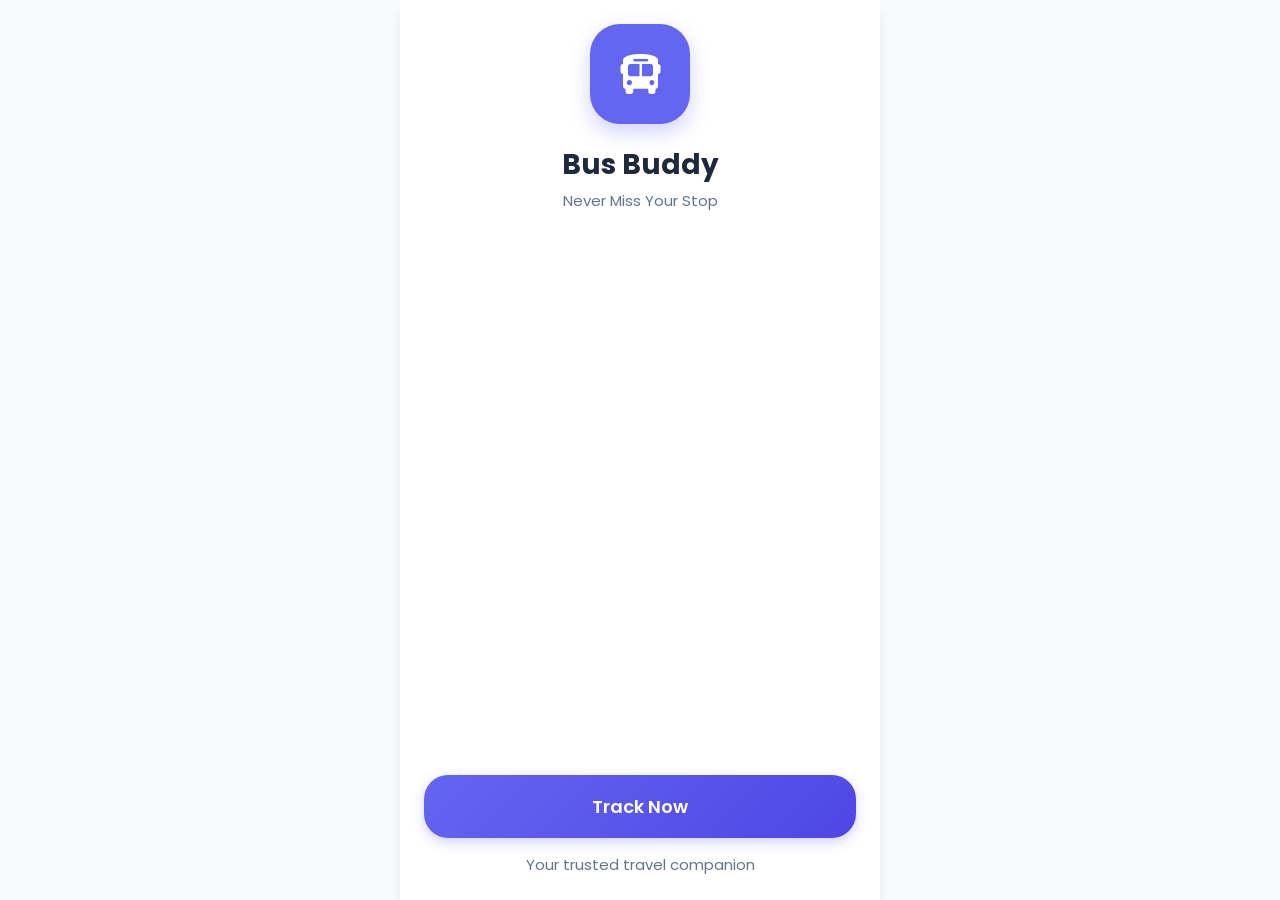
<file: index.html>
<!DOCTYPE html>
<html lang="en">
<head>
    <meta charset="UTF-8">
    <meta name="viewport" content="width=device-width, initial-scale=1.0">
    <title>Bus Buddy - Never Miss Your Stop</title>
    <link rel="stylesheet" href="style.css">
    <!-- Lucide Icons (using Unpkg for simplicity or just SVGs if preferred. FontAwesome is standard too) -->
    <link rel="stylesheet" href="https://cdnjs.cloudflare.com/ajax/libs/font-awesome/6.4.0/css/all.min.css">
</head>
<body>

    <div id="app">
        
        <!-- LAYOUT 1: LANDING -->
        <div id="landing" class="layout active">
            <div class="logo-area">
                <div class="app-logo">
                    <i class="fa-solid fa-bus"></i>
                </div>
                <h1>Bus Buddy</h1>
                <p>Never Miss Your Stop</p>
            </div>
            
            <button class="btn-primary" onclick="startApp()">Track Now</button>
            <p class="subtext" style="margin-top: 16px;">Your trusted travel companion</p>
        </div>

        <!-- LAYOUT 2: JOURNEY START -->
        <div id="search" class="layout">
            <h2>Let's Begin Our Journey</h2>
            <p style="margin-bottom: 24px;">Where do you want to go today?</p>
            
            <div class="input-group">
                <label class="input-label">Travelling From</label>
                <input type="text" class="input-field" placeholder="Current Location" value="Central Station">
            </div>

            <div class="swap-btn">
                <i class="fa-solid fa-arrow-down-up"></i>
            </div>

            <div class="input-group">
                <label class="input-label">Going To</label>
                <input type="text" class="input-field" placeholder="Enter Destination" value="North Avenue">
            </div>

            <button class="btn-primary" onclick="searchBuses()">Find Buses</button>
        </div>

        <!-- LAYOUT 3: FIND BUSES -->
        <div id="results" class="layout">
            <div style="display:flex; align-items:center; margin-bottom: 24px;">
                <button class="btn-icon" onclick="showLayout(2)"><i class="fa-solid fa-arrow-left"></i></button>
                <h2 style="margin:0; margin-left: 8px;">Available Buses</h2>
            </div>
            
            <div class="bus-list">
                <!-- Populated by JS -->
            </div>
        </div>

        <!-- LAYOUT 4: BUS STATUS -->
        <div id="details" class="layout">
            <div style="display:flex; align-items:center; margin-bottom: 24px;">
                <button class="btn-icon" onclick="showLayout(3)"><i class="fa-solid fa-arrow-left"></i></button>
                <h2 style="margin:0; margin-left: 8px;">Bus Details</h2>
            </div>

            <div class="card" style="margin-bottom: 24px;">
                <h1 id="detail-name" style="font-size: 22px;">Bus Name</h1>
                <p id="detail-time">00:00 - 00:00</p>
            </div>

            <div class="crowd-indicator">
                <div id="detail-crowd-dot" class="status-dot red"></div>
                <span id="detail-crowd-text" style="font-weight: 500;">High Crowd</span>
            </div>

            <div class="route-details" style="background: white; border-radius: 20px; padding: 20px; box-shadow: var(--shadow-sm);">
                <div class="detail-row">
                    <span class="detail-label">Current Location</span>
                    <span class="detail-value">Downtown Stop</span>
                </div>
                <div class="detail-row">
                    <span class="detail-label">Est. Fare</span>
                    <span id="detail-fare" class="detail-value">$0.00</span>
                </div>
                <div class="detail-row">
                    <span class="detail-label">Distance</span>
                    <span id="detail-dist" class="detail-value">0 km</span>
                </div>
                <!-- Placeholder Image for Stop -->
                <div style="margin-top: 16px; height: 120px; background: #f1f5f9; border-radius: 12px; display: flex; align-items: center; justify-content: center; overflow: hidden;">
                    <i class="fa-solid fa-map-location-dot" style="font-size: 40px; color: #cbd5e1;"></i>
                </div>
            </div>

            <button class="btn-primary" onclick="startJourney()">Start Journey</button>
        </div>

        <!-- LAYOUT 5: LIVE TRACKING -->
        <div id="tracking" class="layout">
            <div style="display:flex; justify-content: space-between; align-items: center;">
                <div>
                    <h2 style="margin:0;">Happy Journey!</h2>
                    <p id="track-bus-name">Bus Name</p>
                </div>
                <button class="emergency-btn" onclick="emergencyCall()">
                    <i class="fa-solid fa-phone"></i>
                </button>
            </div>

            <div class="map-placeholder">
                <div class="bus-route-animation"></div>
                <div class="moving-bus-icon">
                    <i class="fa-solid fa-bus"></i>
                </div>
            </div>

            <div class="card">
                <div style="display:flex; justify-content: space-between; align-items: center;">
                    <div>
                        <span class="input-label">Next Stop</span>
                        <h3>City Mall</h3>
                    </div>
                    <div style="text-align: right;">
                        <span class="input-label">Time</span>
                        <h3 id="current-time">10:00 AM</h3>
                    </div>
                </div>
            </div>

            <button class="btn-primary" onclick="finishJourney()" style="background: var(--success);">Arrive at Destination</button>
        </div>

        <!-- LAYOUT 6: JOURNEY COMPLETE -->
        <div id="success" class="layout">
            <div class="success-icon">
                <i class="fa-solid fa-check"></i>
            </div>
            <h1>Reached Safely</h1>
            <p>Have a Nice Day!</p>
            
            <div style="margin-top: 40px; width: 100%;">
                <button class="btn-primary" onclick="resetApp()">Book Another Trip</button>
            </div>
        </div>

    </div>

    <script src="script.js"></script>
</body>
</html>
</file>
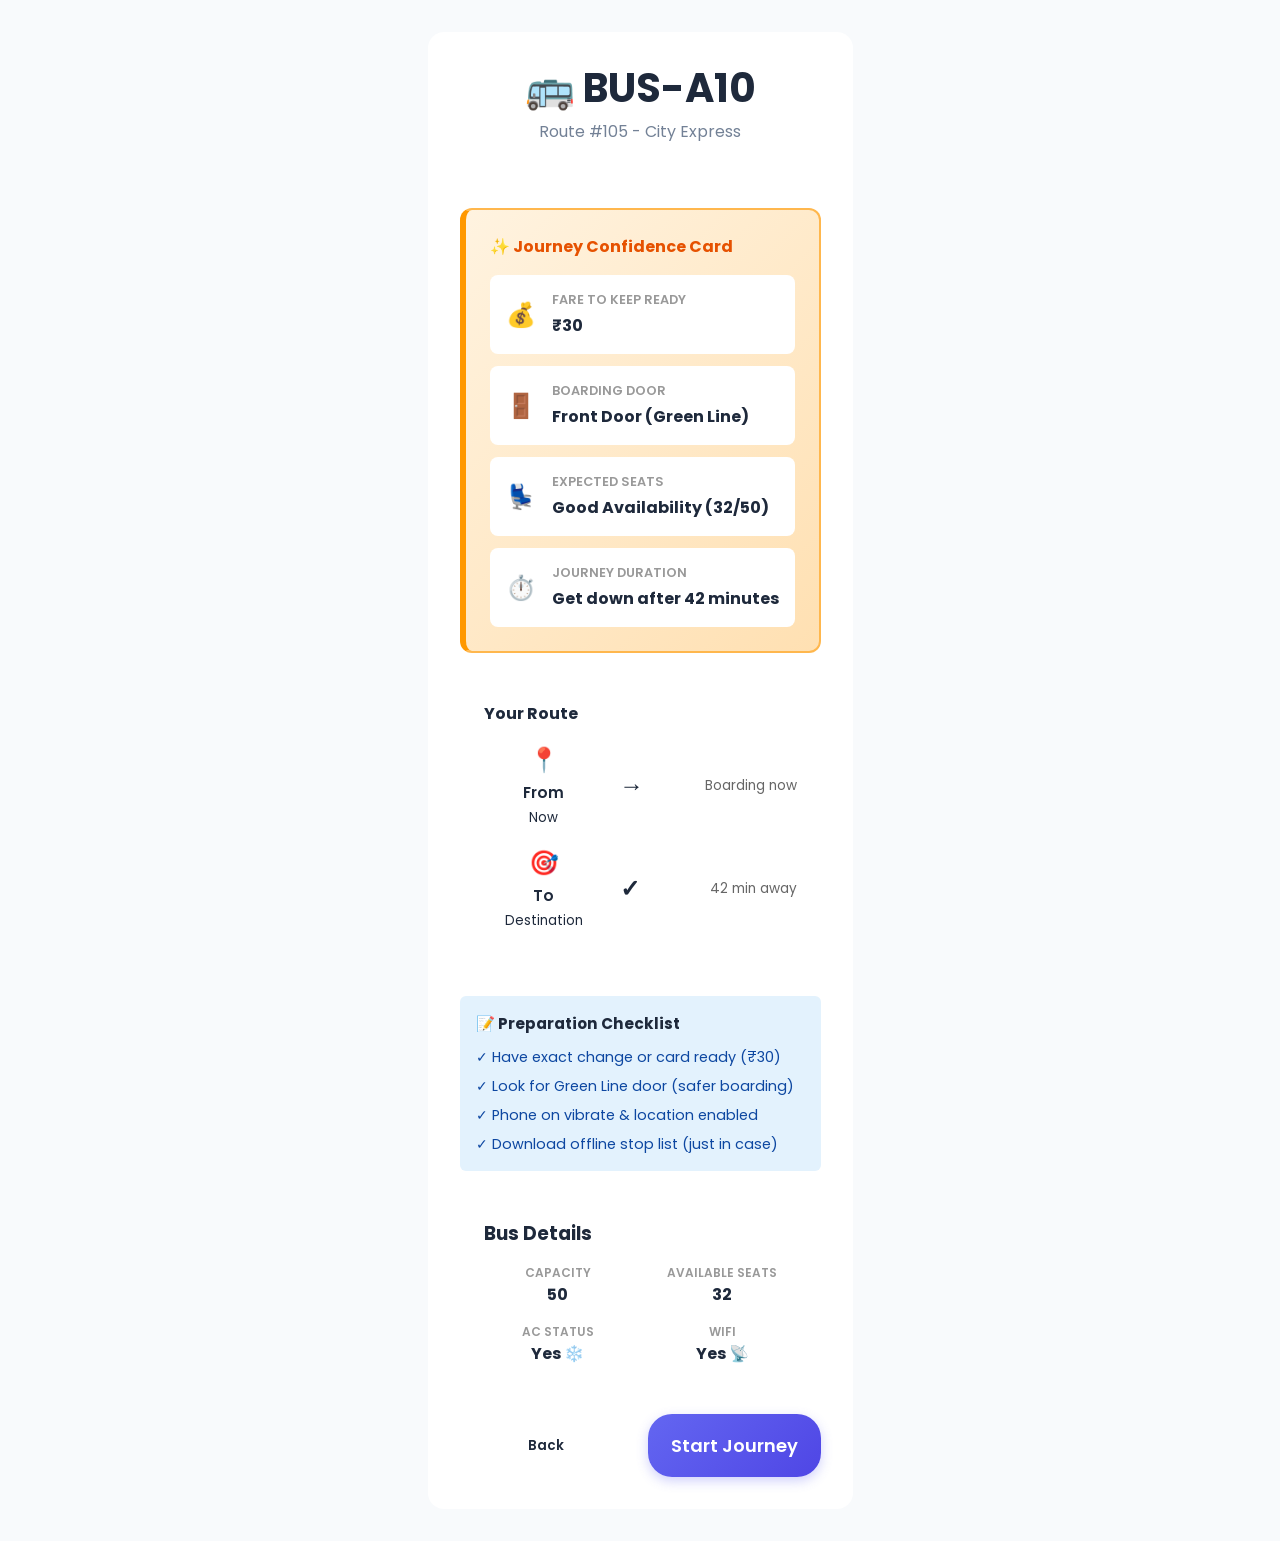
<file: bus-details.html>
<!DOCTYPE html>
<html lang="en">
<head>
  <meta charset="UTF-8" />
  <meta name="viewport" content="width=device-width, initial-scale=1.0" />
  <title>Bus Details - Bus Buddy</title>
  <link rel="stylesheet" href="style.css" />
  <style>
    .bus-details-container {
      min-height: 100vh;
      background: var(--light-bg);
      padding: 2rem;
    }

    .bus-details-card {
      max-width: 600px;
      margin: 0 auto;
      background: white;
      border-radius: 16px;
      overflow: hidden;
      box-shadow: var(--shadow-lg);
    }

    .bus-details-header {
      background: linear-gradient(135deg, var(--primary-color), var(--secondary-color));
      color: white;
      padding: 2rem;
      text-align: center;
    }

    .bus-details-header h1 {
      font-size: 2.5rem;
      margin: 0;
    }

    .bus-details-header p {
      margin: 0.5rem 0 0;
      opacity: 0.9;
      font-size: 1rem;
    }

    .bus-details-content {
      padding: 2rem;
      display: grid;
      gap: 1.5rem;
    }

    .journey-confidence-card {
      background: linear-gradient(135deg, #fff3e0, #ffe0b2);
      border: 2px solid #ffb74d;
      border-radius: 12px;
      padding: 1.5rem;
      border-left: 6px solid #ff9800;
    }

    .confidence-title {
      font-size: 1rem;
      font-weight: 700;
      color: #e65100;
      margin-bottom: 1rem;
      display: flex;
      align-items: center;
      gap: 0.5rem;
    }

    .confidence-item {
      background: white;
      padding: 1rem;
      border-radius: 8px;
      margin-bottom: 0.75rem;
      display: grid;
      grid-template-columns: auto 1fr;
      gap: 1rem;
      align-items: center;
    }

    .confidence-item:last-child {
      margin-bottom: 0;
    }

    .confidence-icon {
      font-size: 1.5rem;
    }

    .confidence-text {
      display: grid;
      gap: 0.25rem;
    }

    .confidence-label {
      font-size: 0.8rem;
      color: #999;
      text-transform: uppercase;
      font-weight: 600;
    }

    .confidence-value {
      font-size: 1rem;
      font-weight: 700;
      color: var(--dark-text);
    }

    .route-summary {
      background: var(--light-bg);
      padding: 1.5rem;
      border-radius: 8px;
    }

    .route-summary h3 {
      color: var(--primary-color);
      font-size: 1rem;
      margin: 0 0 1rem;
    }

    .route-leg {
      display: grid;
      grid-template-columns: auto 1fr auto;
      gap: 1rem;
      margin-bottom: 1rem;
      align-items: center;
    }

    .venue {
      text-align: center;
      min-width: 120px;
    }

    .venue-name {
      font-weight: 600;
      color: var(--dark-text);
      font-size: 0.95rem;
    }

    .venue-icon {
      font-size: 1.5rem;
      margin-bottom: 0.25rem;
    }

    .route-arrow {
      color: var(--primary-color);
      font-size: 1.5rem;
      font-weight: bold;
    }

    .time-distance {
      text-align: right;
      font-size: 0.85rem;
      color: #666;
    }

    .prep-section {
      background: #e3f2fd;
      border-left: 4px solid var(--primary-color);
      padding: 1rem;
      border-radius: 6px;
    }

    .prep-title {
      font-weight: 700;
      color: var(--primary-color);
      margin-bottom: 0.75rem;
      font-size: 0.95rem;
    }

    .prep-item {
      display: flex;
      gap: 0.75rem;
      margin-bottom: 0.5rem;
      font-size: 0.9rem;
      color: #0d47a1;
    }

    .prep-item:last-child {
      margin-bottom: 0;
    }

    .button-group {
      display: grid;
      grid-template-columns: 1fr 1fr;
      gap: 1rem;
    }

    .btn-secondary {
      padding: 0.75rem 1.5rem;
      background: var(--light-bg);
      color: var(--dark-text);
      border: 2px solid var(--border-color);
      border-radius: 8px;
      font-weight: 600;
      cursor: pointer;
      transition: all 0.3s ease;
    }

    .btn-secondary:hover {
      border-color: var(--primary-color);
      color: var(--primary-color);
    }

    .bus-vehicle-details {
      background: var(--light-bg);
      padding: 1.5rem;
      border-radius: 8px;
    }

    .vehicle-info-grid {
      display: grid;
      grid-template-columns: repeat(2, 1fr);
      gap: 1rem;
    }

    .vehicle-info {
      text-align: center;
    }

    .vehicle-info-label {
      font-size: 0.75rem;
      color: #999;
      text-transform: uppercase;
      font-weight: 600;
    }

    .vehicle-info-value {
      font-size: 1rem;
      font-weight: 700;
      color: var(--primary-color);
    }
  </style>
</head>
<body>
  <div class="bus-details-container">
    <div class="bus-details-card">
      <!-- Header -->
      <div class="bus-details-header">
        <h1 id="busNameDisplay">🚌 BUS-A10</h1>
        <p>Route #105 - City Express</p>
      </div>

      <!-- Content -->
      <div class="bus-details-content">
        <!-- Journey Confidence Card -->
        <div class="journey-confidence-card">
          <div class="confidence-title">
            ✨ Journey Confidence Card
          </div>

          <div class="confidence-item">
            <div class="confidence-icon">💰</div>
            <div class="confidence-text">
              <div class="confidence-label">Fare to Keep Ready</div>
              <div class="confidence-value">₹30</div>
            </div>
          </div>

          <div class="confidence-item">
            <div class="confidence-icon">🚪</div>
            <div class="confidence-text">
              <div class="confidence-label">Boarding Door</div>
              <div class="confidence-value">Front Door (Green Line)</div>
            </div>
          </div>

          <div class="confidence-item">
            <div class="confidence-icon">💺</div>
            <div class="confidence-text">
              <div class="confidence-label">Expected Seats</div>
              <div class="confidence-value">Good Availability (32/50)</div>
            </div>
          </div>

          <div class="confidence-item">
            <div class="confidence-icon">⏱️</div>
            <div class="confidence-text">
              <div class="confidence-label">Journey Duration</div>
              <div class="confidence-value">Get down after 42 minutes</div>
            </div>
          </div>
        </div>

        <!-- Route Summary -->
        <div class="route-summary">
          <h3>Your Route</h3>
          <div class="route-leg">
            <div class="venue">
              <div class="venue-icon">📍</div>
              <div class="venue-name">From</div>
              <small>Now</small>
            </div>
            <div class="route-arrow">→</div>
            <div class="time-distance">Boarding now</div>
          </div>
          <div class="route-leg">
            <div class="venue">
              <div class="venue-icon">🎯</div>
              <div class="venue-name">To</div>
              <small>Destination</small>
            </div>
            <div class="route-arrow">✓</div>
            <div class="time-distance">42 min away</div>
          </div>
        </div>

        <!-- Preparation Tips -->
        <div class="prep-section">
          <div class="prep-title">📝 Preparation Checklist</div>
          <div class="prep-item">✓ Have exact change or card ready (₹30)</div>
          <div class="prep-item">✓ Look for Green Line door (safer boarding)</div>
          <div class="prep-item">✓ Phone on vibrate & location enabled</div>
          <div class="prep-item">✓ Download offline stop list (just in case)</div>
        </div>

        <!-- Vehicle Details -->
        <div class="bus-vehicle-details">
          <h3 style="color: var(--primary-color); margin: 0 0 1rem;">Bus Details</h3>
          <div class="vehicle-info-grid">
            <div class="vehicle-info">
              <div class="vehicle-info-label">Capacity</div>
              <div class="vehicle-info-value">50</div>
            </div>
            <div class="vehicle-info">
              <div class="vehicle-info-label">Available Seats</div>
              <div class="vehicle-info-value">32</div>
            </div>
            <div class="vehicle-info">
              <div class="vehicle-info-label">AC Status</div>
              <div class="vehicle-info-value">Yes ❄️</div>
            </div>
            <div class="vehicle-info">
              <div class="vehicle-info-label">WiFi</div>
              <div class="vehicle-info-value">Yes 📡</div>
            </div>
          </div>
        </div>

        <!-- Action Buttons -->
        <div class="button-group">
          <button class="btn-secondary" onclick="window.history.back()">Back</button>
          <button class="btn btn-primary" onclick="startJourney()">Start Journey</button>
        </div>
      </div>
    </div>
  </div>

  <script>
    function startJourney() {
      alert('Great! Ready to board? Let\'s set up your journey alerts now.');
      window.location.href = 'start-journey.html';
    }

    // Load bus data
    const bus = JSON.parse(localStorage.getItem('selectedBus') || '{}');
    document.getElementById('busNameDisplay').textContent = `🚌 ${bus.name || 'BUS-A10'}`;
  </script>
</body>
</html>
</file>
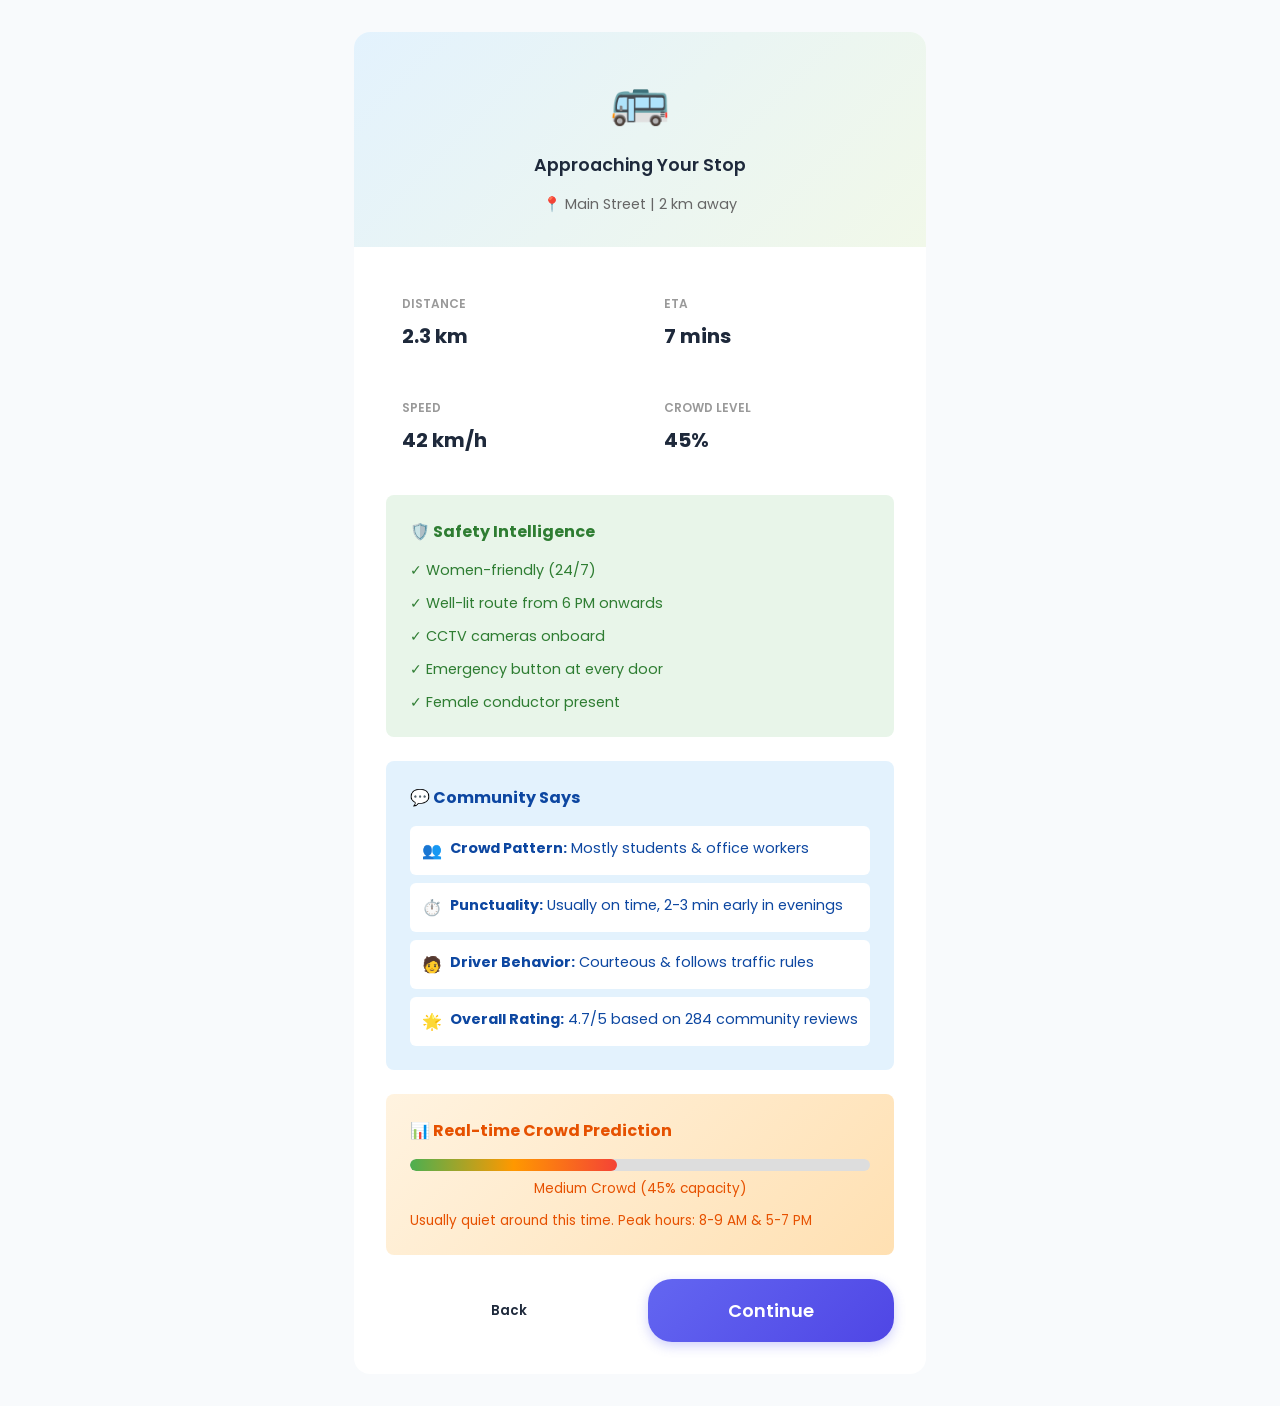
<file: bus-status.html>
<!DOCTYPE html>
<html lang="en">
<head>
  <meta charset="UTF-8" />
  <meta name="viewport" content="width=device-width, initial-scale=1.0" />
  <title>Bus Status - Bus Buddy</title>
  <link rel="stylesheet" href="style.css" />
  <style>
    .bus-status-container {
      min-height: 100vh;
      background: var(--light-bg);
      padding: 2rem;
    }

    .bus-status-card {
      max-width: 700px;
      margin: 0 auto;
      background: white;
      border-radius: 16px;
      overflow: hidden;
      box-shadow: var(--shadow-lg);
    }

    .status-map {
      background: linear-gradient(135deg, #e3f2fd, #f1f8e9);
      padding: 2rem;
      text-align: center;
      border-bottom: 1px solid var(--border-color);
    }

    .status-map-content {
      display: grid;
      gap: 1rem;
    }

    .bus-icon-large {
      font-size: 3rem;
      animation: busMove 3s ease-in-out infinite;
    }

    @keyframes busMove {
      0%, 100% { transform: translateX(-10px); }
      50% { transform: translateX(10px); }
    }

    .current-status {
      font-size: 1.1rem;
      font-weight: 600;
      color: var(--primary-color);
    }

    .current-info {
      font-size: 0.9rem;
      color: #666;
    }

    .status-content {
      padding: 2rem;
      display: grid;
      gap: 1.5rem;
    }

    .status-grid {
      display: grid;
      grid-template-columns: repeat(2, 1fr);
      gap: 1rem;
    }

    .status-box {
      background: var(--light-bg);
      padding: 1rem;
      border-radius: 8px;
      border-left: 4px solid var(--primary-color);
    }

    .status-box-label {
      font-size: 0.75rem;
      color: #999;
      text-transform: uppercase;
      font-weight: 600;
      margin-bottom: 0.5rem;
    }

    .status-box-value {
      font-size: 1.25rem;
      font-weight: 700;
      color: var(--primary-color);
    }

    .safety-intelligence {
      background: #e8f5e9;
      border-left: 6px solid var(--secondary-color);
      padding: 1.5rem;
      border-radius: 8px;
    }

    .intelligence-title {
      font-size: 1rem;
      font-weight: 700;
      color: #2e7d32;
      margin-bottom: 1rem;
      display: flex;
      align-items: center;
      gap: 0.5rem;
    }

    .safety-item {
      display: flex;
      align-items: center;
      gap: 0.75rem;
      margin-bottom: 0.75rem;
      font-size: 0.9rem;
      color: #2e7d32;
    }

    .safety-item:last-child {
      margin-bottom: 0;
    }

    .community-feedback {
      background: #e3f2fd;
      border-left: 6px solid var(--primary-color);
      padding: 1.5rem;
      border-radius: 8px;
    }

    .feedback-title {
      font-size: 1rem;
      font-weight: 700;
      color: #0d47a1;
      margin-bottom: 1rem;
      display: flex;
      align-items: center;
      gap: 0.5rem;
    }

    .feedback-item {
      background: white;
      padding: 0.75rem;
      border-radius: 6px;
      margin-bottom: 0.5rem;
      font-size: 0.9rem;
      color: #0d47a1;
      display: flex;
      gap: 0.5rem;
      align-items: flex-start;
    }

    .feedback-item:last-child {
      margin-bottom: 0;
    }

    .feedback-emoji {
      font-size: 1rem;
      flex-shrink: 0;
    }

    .crowd-prediction {
      background: linear-gradient(135deg, #fff3e0, #ffe0b2);
      border-left: 6px solid var(--warning-color);
      padding: 1.5rem;
      border-radius: 8px;
    }

    .prediction-title {
      font-size: 1rem;
      font-weight: 700;
      color: #e65100;
      margin-bottom: 1rem;
    }

    .crowd-bar {
      width: 100%;
      height: 12px;
      background: #ddd;
      border-radius: 6px;
      overflow: hidden;
      margin-bottom: 0.5rem;
    }

    .crowd-bar-fill {
      height: 100%;
      background: linear-gradient(90deg, #4caf50, #ff9800, #f44336);
      width: 45%;
      border-radius: 6px;
    }

    .crowd-label {
      font-size: 0.85rem;
      color: #e65100;
      text-align: center;
    }

    .action-buttons {
      display: grid;
      grid-template-columns: 1fr 1fr;
      gap: 1rem;
    }

    .btn-secondary {
      padding: 0.75rem 1.5rem;
      background: var(--light-bg);
      color: var(--dark-text);
      border: 2px solid var(--border-color);
      border-radius: 8px;
      font-weight: 600;
      cursor: pointer;
      transition: all 0.3s ease;
    }

    .btn-secondary:hover {
      border-color: var(--primary-color);
      color: var(--primary-color);
    }

    @media (max-width: 600px) {
      .status-grid {
        grid-template-columns: 1fr;
      }

      .action-buttons {
        grid-template-columns: 1fr;
      }
    }
  </style>
</head>
<body>
  <div class="bus-status-container">
    <div class="bus-status-card">
      <!-- Map Section -->
      <div class="status-map">
        <div class="status-map-content">
          <div class="bus-icon-large">🚌</div>
          <div class="current-status" id="statusDisplay">Approaching Your Stop</div>
          <div class="current-info">📍 Main Street | 2 km away</div>
        </div>
      </div>

      <!-- Status Content -->
      <div class="status-content">
        <!-- Key Metrics -->
        <div class="status-grid">
          <div class="status-box">
            <div class="status-box-label">Distance</div>
            <div class="status-box-value">2.3 km</div>
          </div>
          <div class="status-box">
            <div class="status-box-label">ETA</div>
            <div class="status-box-value">7 mins</div>
          </div>
          <div class="status-box">
            <div class="status-box-label">Speed</div>
            <div class="status-box-value">42 km/h</div>
          </div>
          <div class="status-box">
            <div class="status-box-label">Crowd Level</div>
            <div class="status-box-value">45%</div>
          </div>
        </div>

        <!-- Safety Intelligence -->
        <div class="safety-intelligence">
          <div class="intelligence-title">
            🛡️ Safety Intelligence
          </div>
          <div class="safety-item">✓ Women-friendly (24/7)</div>
          <div class="safety-item">✓ Well-lit route from 6 PM onwards</div>
          <div class="safety-item">✓ CCTV cameras onboard</div>
          <div class="safety-item">✓ Emergency button at every door</div>
          <div class="safety-item">✓ Female conductor present</div>
        </div>

        <!-- Community Feedback -->
        <div class="community-feedback">
          <div class="feedback-title">
            💬 Community Says
          </div>
          <div class="feedback-item">
            <span class="feedback-emoji">👥</span>
            <span><strong>Crowd Pattern:</strong> Mostly students & office workers</span>
          </div>
          <div class="feedback-item">
            <span class="feedback-emoji">⏱️</span>
            <span><strong>Punctuality:</strong> Usually on time, 2-3 min early in evenings</span>
          </div>
          <div class="feedback-item">
            <span class="feedback-emoji">🧑</span>
            <span><strong>Driver Behavior:</strong> Courteous & follows traffic rules</span>
          </div>
          <div class="feedback-item">
            <span class="feedback-emoji">🌟</span>
            <span><strong>Overall Rating:</strong> 4.7/5 based on 284 community reviews</span>
          </div>
        </div>

        <!-- Crowd Prediction -->
        <div class="crowd-prediction">
          <div class="prediction-title">📊 Real-time Crowd Prediction</div>
          <div class="crowd-bar">
            <div class="crowd-bar-fill"></div>
          </div>
          <div class="crowd-label">Medium Crowd (45% capacity)</div>
          <p style="margin-top: 0.75rem; font-size: 0.85rem; color: #e65100;">
            Usually quiet around this time. Peak hours: 8-9 AM & 5-7 PM
          </p>
        </div>

        <!-- Action Buttons -->
        <div class="action-buttons">
          <button class="btn-secondary" onclick="window.history.back()">Back</button>
          <button class="btn btn-primary" onclick="continueJourney()">Continue</button>
        </div>
      </div>
    </div>
  </div>

  <script>
    function continueJourney() {
      window.location.href = 'start-journey.html';
    }
  </script>
</body>
</html>
</file>
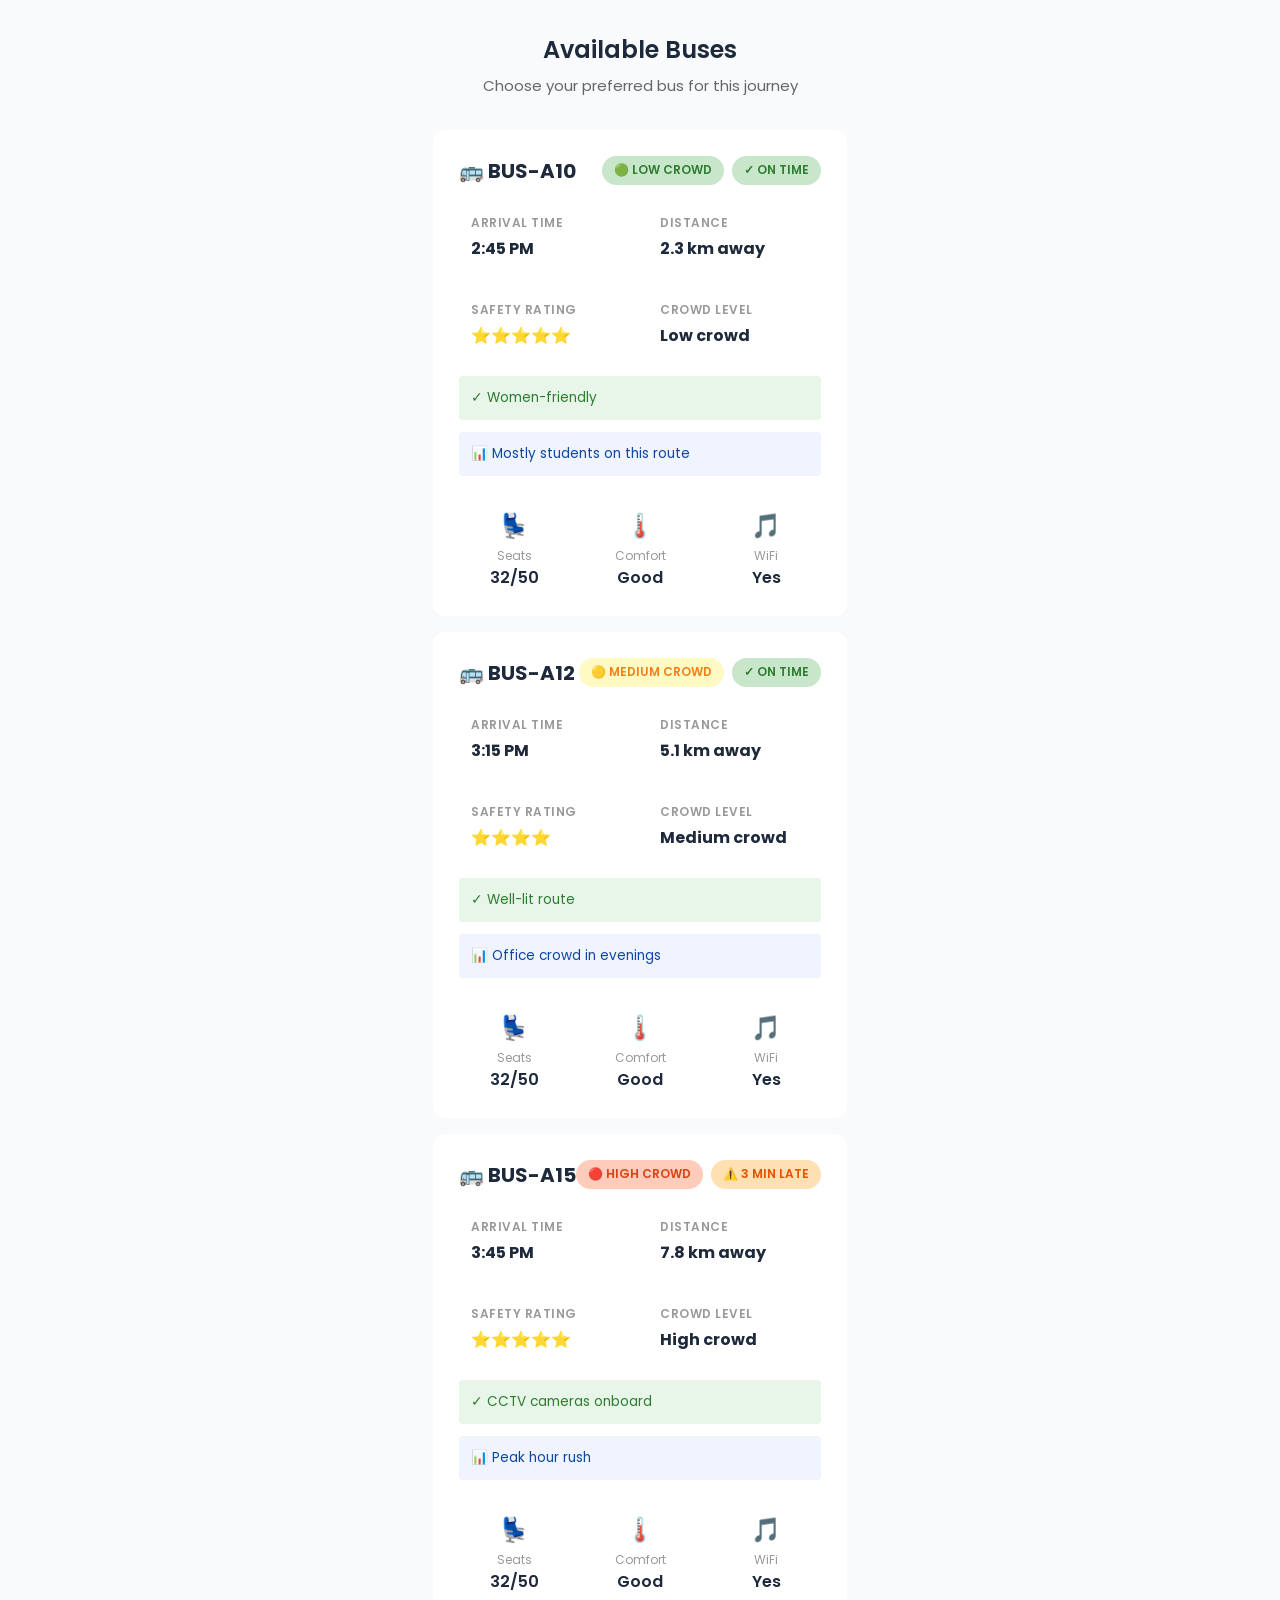
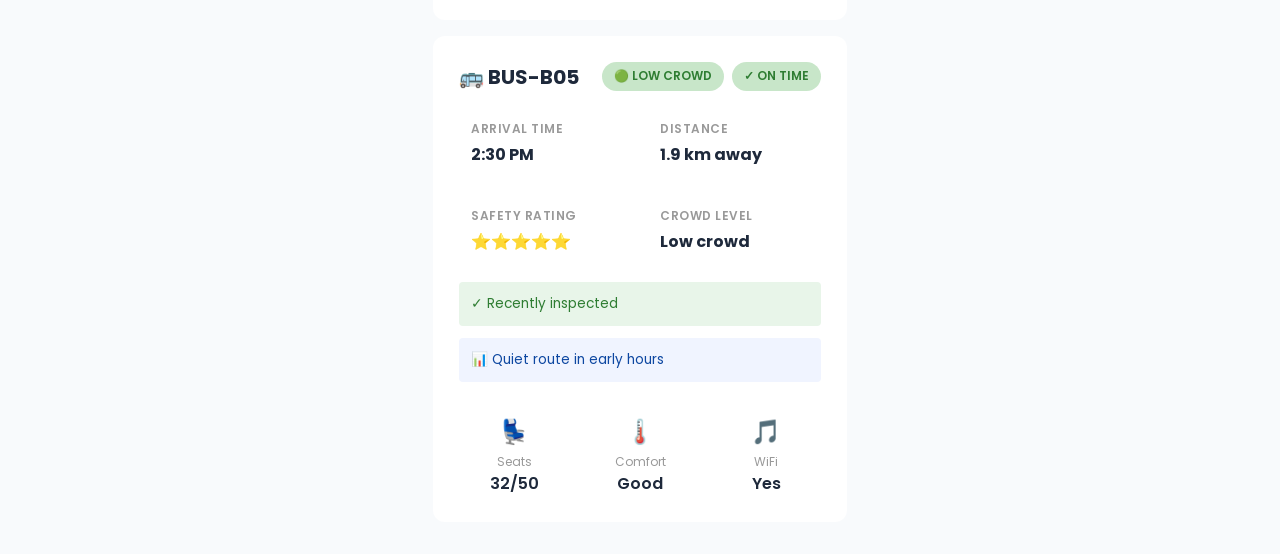
<file: find-bus.html>
<!DOCTYPE html>
<html lang="en">
<head>
  <meta charset="UTF-8" />
  <meta name="viewport" content="width=device-width, initial-scale=1.0" />
  <title>Find Bus - Bus Buddy</title>
  <link rel="stylesheet" href="style.css" />
  <style>
    .find-bus-container {
      min-height: 100vh;
      background: var(--light-bg);
      padding: 2rem;
    }

    .find-bus-header {
      max-width: 800px;
      margin: 0 auto 2rem;
      text-align: center;
    }

    .find-bus-header h2 {
      color: var(--primary-color);
      font-size: 1.5rem;
      margin-bottom: 0.5rem;
    }

    .buses-list {
      max-width: 800px;
      margin: 0 auto;
      display: grid;
      gap: 1rem;
    }

    .bus-card {
      background: white;
      border-radius: 12px;
      padding: 1.5rem;
      box-shadow: var(--shadow);
      cursor: pointer;
      transition: all 0.3s ease;
      border: 2px solid transparent;
    }

    .bus-card:hover {
      transform: translateY(-4px);
      box-shadow: var(--shadow-lg);
      border-color: var(--primary-color);
    }

    .bus-header {
      display: flex;
      justify-content: space-between;
      align-items: start;
      margin-bottom: 1rem;
    }

    .bus-title {
      font-size: 1.25rem;
      font-weight: 700;
      color: var(--dark-text);
    }

    .bus-badges {
      display: flex;
      gap: 0.5rem;
      flex-wrap: wrap;
      justify-content: flex-end;
    }

    .badge {
      padding: 0.35rem 0.75rem;
      border-radius: 20px;
      font-size: 0.75rem;
      font-weight: 600;
      text-transform: uppercase;
      display: flex;
      align-items: center;
      gap: 0.35rem;
    }

    .badge.on-time {
      background: #c8e6c9;
      color: #2e7d32;
    }

    .badge.delayed {
      background: #ffe0b2;
      color: #e65100;
    }

    .badge.low-crowd {
      background: #c8e6c9;
      color: #2e7d32;
    }

    .badge.medium-crowd {
      background: #fff9c4;
      color: #f57f17;
    }

    .badge.high-crowd {
      background: #ffccbc;
      color: #d84315;
    }

    .bus-info-grid {
      display: grid;
      grid-template-columns: repeat(auto-fit, minmax(150px, 1fr));
      gap: 1rem;
      margin-bottom: 1rem;
    }

    .info-box {
      background: var(--light-bg);
      padding: 0.75rem;
      border-radius: 6px;
    }

    .info-label {
      font-size: 0.75rem;
      color: #999;
      font-weight: 600;
      text-transform: uppercase;
      letter-spacing: 0.5px;
    }

    .info-value {
      font-size: 1rem;
      font-weight: 700;
      color: var(--primary-color);
      margin-top: 0.25rem;
    }

    .bus-stats {
      display: flex;
      gap: 1rem;
      justify-content: space-between;
      padding-top: 1rem;
      border-top: 1px solid var(--border-color);
    }

    .stat {
      flex: 1;
      text-align: center;
    }

    .stat-icon {
      font-size: 1.5rem;
      margin-bottom: 0.25rem;
    }

    .stat-label {
      font-size: 0.75rem;
      color: #999;
    }

    .stat-value {
      font-size: 1rem;
      font-weight: 600;
      color: var(--dark-text);
    }

    .safety-note {
      background: #e8f5e9;
      border-left: 4px solid var(--secondary-color);
      padding: 0.75rem;
      border-radius: 4px;
      font-size: 0.85rem;
      color: #2e7d32;
      margin-top: 1rem;
    }

    .crowdsource-feedback {
      background: #f0f4ff;
      border-left: 4px solid var(--primary-color);
      padding: 0.75rem;
      border-radius: 4px;
      font-size: 0.85rem;
      color: #0d47a1;
      margin-top: 0.75rem;
    }

    @media (max-width: 600px) {
      .bus-badges {
        justify-content: flex-start;
      }

      .bus-info-grid {
        grid-template-columns: repeat(2, 1fr);
      }
    }
  </style>
</head>
<body>
  <div class="find-bus-container">
    <div class="find-bus-header">
      <h2>Available Buses</h2>
      <p style="color: #666;">Choose your preferred bus for this journey</p>
    </div>

    <div class="buses-list" id="busesList"></div>
  </div>

  <script>
    const buses = [
      {
        id: 1,
        name: 'BUS-A10',
        time: '2:45 PM',
        distance: '2.3 km away',
        crowd: 'low',
        safety: '⭐⭐⭐⭐⭐',
        status: 'on-time',
        crowdLevel: 'Low crowd',
        safetyNote: '✓ Women-friendly',
        feedback: '📊 Mostly students on this route'
      },
      {
        id: 2,
        name: 'BUS-A12',
        time: '3:15 PM',
        distance: '5.1 km away',
        crowd: 'medium',
        safety: '⭐⭐⭐⭐',
        status: 'on-time',
        crowdLevel: 'Medium crowd',
        safetyNote: '✓ Well-lit route',
        feedback: '📊 Office crowd in evenings'
      },
      {
        id: 3,
        name: 'BUS-A15',
        time: '3:45 PM',
        distance: '7.8 km away',
        crowd: 'high',
        safety: '⭐⭐⭐⭐⭐',
        status: 'delayed',
        crowdLevel: 'High crowd',
        safetyNote: '✓ CCTV cameras onboard',
        feedback: '📊 Peak hour rush'
      },
      {
        id: 4,
        name: 'BUS-B05',
        time: '2:30 PM',
        distance: '1.9 km away',
        crowd: 'low',
        safety: '⭐⭐⭐⭐⭐',
        status: 'on-time',
        crowdLevel: 'Low crowd',
        safetyNote: '✓ Recently inspected',
        feedback: '📊 Quiet route in early hours'
      }
    ];

    function getCrowdBadge(crowd) {
      const badges = {
        low: '<span class="badge low-crowd">🟢 Low crowd</span>',
        medium: '<span class="badge medium-crowd">🟡 Medium crowd</span>',
        high: '<span class="badge high-crowd">🔴 High crowd</span>'
      };
      return badges[crowd] || '';
    }

    function getStatusBadge(status) {
      return status === 'on-time' 
        ? '<span class="badge on-time">✓ On Time</span>'
        : '<span class="badge delayed">⚠️ 3 min late</span>';
    }

    function renderBuses() {
      const busesList = document.getElementById('busesList');
      busesList.innerHTML = buses.map(bus => `
        <div class="bus-card" onclick="selectBus(${bus.id}, '${bus.name}')">
          <div class="bus-header">
            <div class="bus-title">🚌 ${bus.name}</div>
            <div class="bus-badges">
              ${getCrowdBadge(bus.crowd)}
              ${getStatusBadge(bus.status)}
            </div>
          </div>

          <div class="bus-info-grid">
            <div class="info-box">
              <div class="info-label">Arrival Time</div>
              <div class="info-value">${bus.time}</div>
            </div>
            <div class="info-box">
              <div class="info-label">Distance</div>
              <div class="info-value">${bus.distance}</div>
            </div>
            <div class="info-box">
              <div class="info-label">Safety Rating</div>
              <div class="info-value">${bus.safety}</div>
            </div>
            <div class="info-box">
              <div class="info-label">Crowd Level</div>
              <div class="info-value">${bus.crowdLevel}</div>
            </div>
          </div>

          <div class="safety-note">${bus.safetyNote}</div>
          <div class="crowdsource-feedback">${bus.feedback}</div>

          <div class="bus-stats" style="margin-top: 1rem;">
            <div class="stat">
              <div class="stat-icon">💺</div>
              <div class="stat-label">Seats</div>
              <div class="stat-value">32/50</div>
            </div>
            <div class="stat">
              <div class="stat-icon">🌡️</div>
              <div class="stat-label">Comfort</div>
              <div class="stat-value">Good</div>
            </div>
            <div class="stat">
              <div class="stat-icon">🎵</div>
              <div class="stat-label">WiFi</div>
              <div class="stat-value">Yes</div>
            </div>
          </div>
        </div>
      `).join('');
    }

    function selectBus(busId, busName) {
      localStorage.setItem('selectedBus', JSON.stringify({ id: busId, name: busName }));
      window.location.href = 'bus-details.html';
    }

    renderBuses();
  </script>
</body>
</html>
</file>
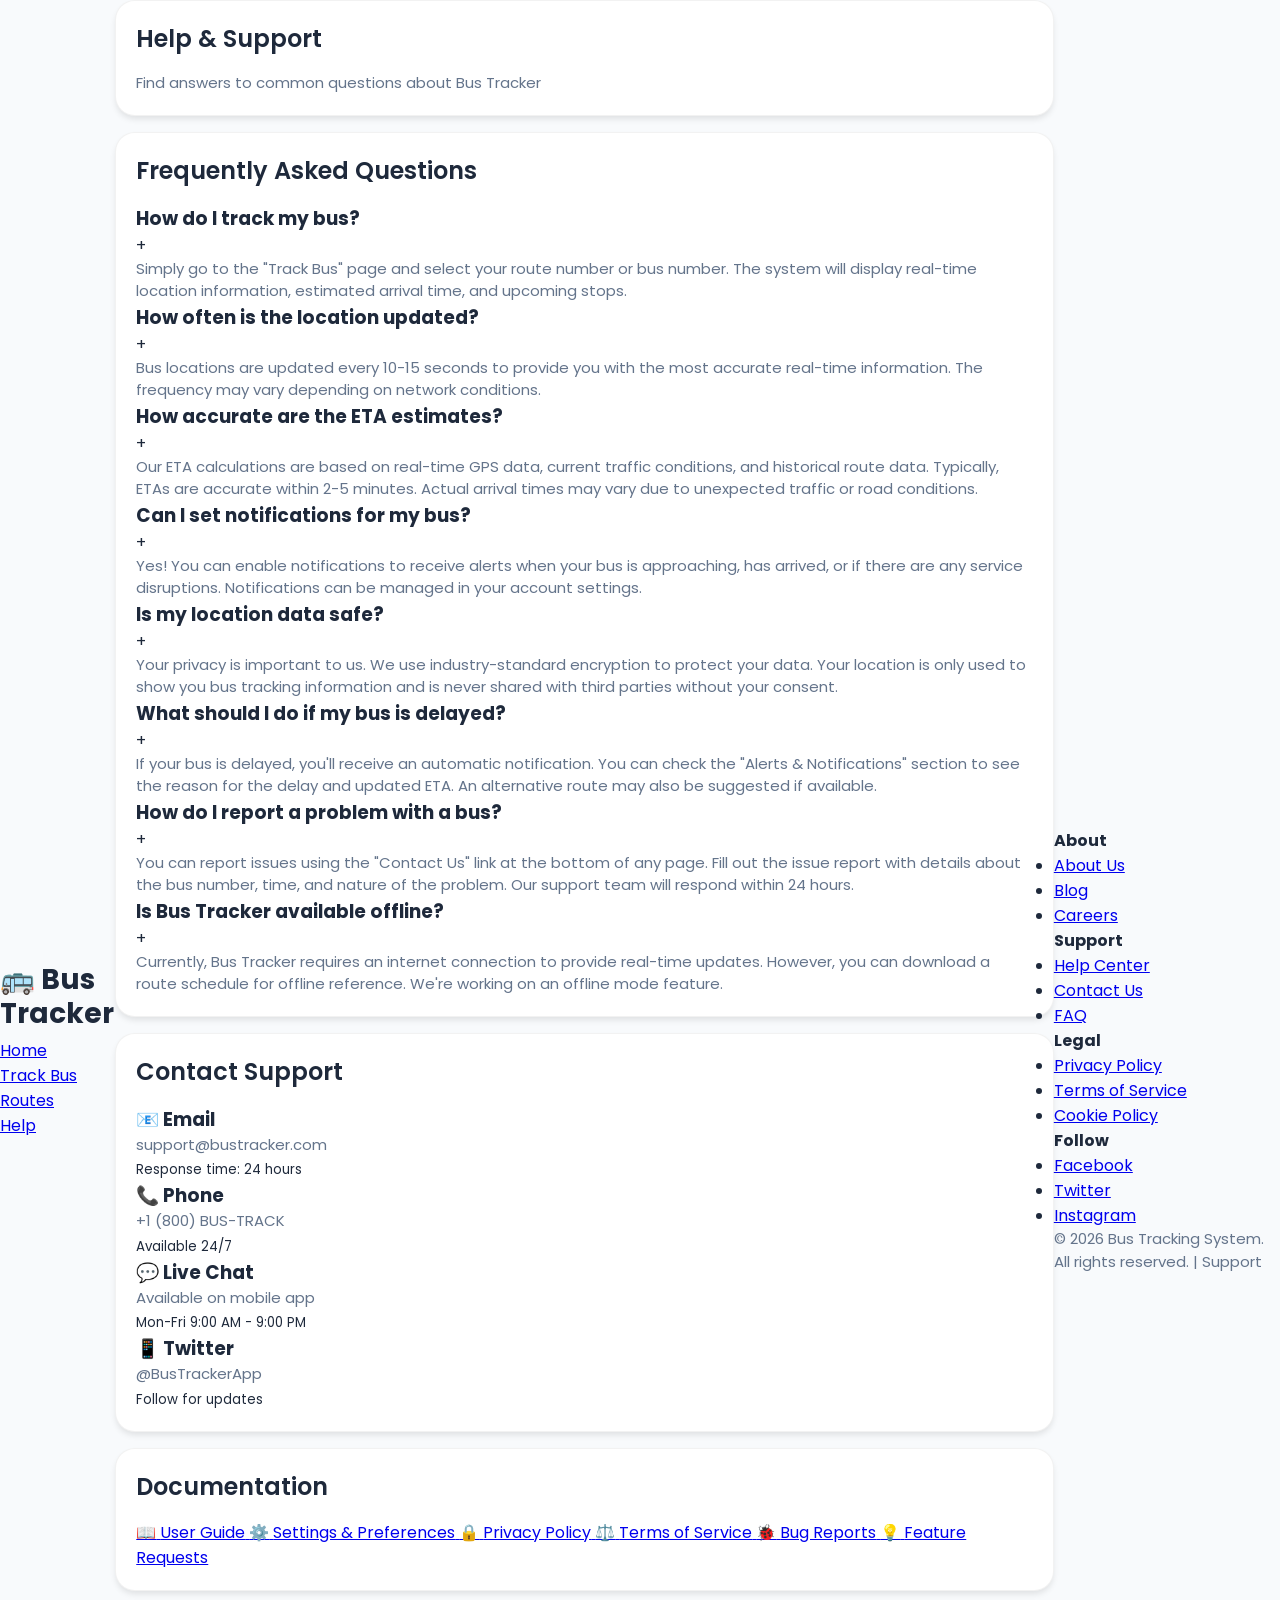
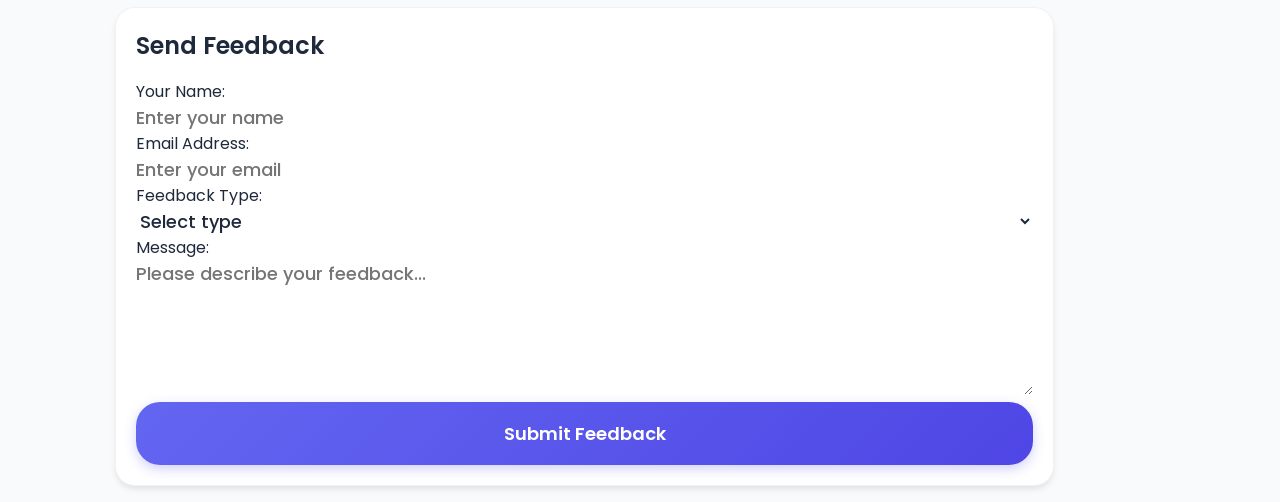
<file: help.html>
<!DOCTYPE html>
<html lang="en">
<head>
  <meta charset="UTF-8" />
  <meta name="viewport" content="width=device-width, initial-scale=1.0" />
  <title>Help & Support</title>
  <link rel="stylesheet" href="style.css" />
</head>
<body>
  <!-- Header/Navigation -->
  <header class="header">
    <div class="header-content">
      <h1 class="logo">🚌 Bus Tracker</h1>
      <nav class="navbar">
        <ul class="nav-links">
          <li><a href="index.html">Home</a></li>
          <li><a href="tracking.html">Track Bus</a></li>
          <li><a href="routes.html">Routes</a></li>
          <li><a href="help.html" class="active">Help</a></li>
        </ul>
      </nav>
    </div>
  </header>

  <!-- Main Container -->
  <div class="container">
    <!-- Help Header -->
    <section class="help-header">
      <div class="card">
        <h2>Help & Support</h2>
        <p>Find answers to common questions about Bus Tracker</p>
      </div>
    </section>

    <!-- FAQ Section -->
    <section class="faq-section">
      <div class="card">
        <h2>Frequently Asked Questions</h2>
        
        <div class="faq-item">
          <div class="faq-question" onclick="toggleFAQ(this)">
            <h3>How do I track my bus?</h3>
            <span class="faq-icon">+</span>
          </div>
          <div class="faq-answer">
            <p>Simply go to the "Track Bus" page and select your route number or bus number. The system will display real-time location information, estimated arrival time, and upcoming stops.</p>
          </div>
        </div>

        <div class="faq-item">
          <div class="faq-question" onclick="toggleFAQ(this)">
            <h3>How often is the location updated?</h3>
            <span class="faq-icon">+</span>
          </div>
          <div class="faq-answer">
            <p>Bus locations are updated every 10-15 seconds to provide you with the most accurate real-time information. The frequency may vary depending on network conditions.</p>
          </div>
        </div>

        <div class="faq-item">
          <div class="faq-question" onclick="toggleFAQ(this)">
            <h3>How accurate are the ETA estimates?</h3>
            <span class="faq-icon">+</span>
          </div>
          <div class="faq-answer">
            <p>Our ETA calculations are based on real-time GPS data, current traffic conditions, and historical route data. Typically, ETAs are accurate within 2-5 minutes. Actual arrival times may vary due to unexpected traffic or road conditions.</p>
          </div>
        </div>

        <div class="faq-item">
          <div class="faq-question" onclick="toggleFAQ(this)">
            <h3>Can I set notifications for my bus?</h3>
            <span class="faq-icon">+</span>
          </div>
          <div class="faq-answer">
            <p>Yes! You can enable notifications to receive alerts when your bus is approaching, has arrived, or if there are any service disruptions. Notifications can be managed in your account settings.</p>
          </div>
        </div>

        <div class="faq-item">
          <div class="faq-question" onclick="toggleFAQ(this)">
            <h3>Is my location data safe?</h3>
            <span class="faq-icon">+</span>
          </div>
          <div class="faq-answer">
            <p>Your privacy is important to us. We use industry-standard encryption to protect your data. Your location is only used to show you bus tracking information and is never shared with third parties without your consent.</p>
          </div>
        </div>

        <div class="faq-item">
          <div class="faq-question" onclick="toggleFAQ(this)">
            <h3>What should I do if my bus is delayed?</h3>
            <span class="faq-icon">+</span>
          </div>
          <div class="faq-answer">
            <p>If your bus is delayed, you'll receive an automatic notification. You can check the "Alerts & Notifications" section to see the reason for the delay and updated ETA. An alternative route may also be suggested if available.</p>
          </div>
        </div>

        <div class="faq-item">
          <div class="faq-question" onclick="toggleFAQ(this)">
            <h3>How do I report a problem with a bus?</h3>
            <span class="faq-icon">+</span>
          </div>
          <div class="faq-answer">
            <p>You can report issues using the "Contact Us" link at the bottom of any page. Fill out the issue report with details about the bus number, time, and nature of the problem. Our support team will respond within 24 hours.</p>
          </div>
        </div>

        <div class="faq-item">
          <div class="faq-question" onclick="toggleFAQ(this)">
            <h3>Is Bus Tracker available offline?</h3>
            <span class="faq-icon">+</span>
          </div>
          <div class="faq-answer">
            <p>Currently, Bus Tracker requires an internet connection to provide real-time updates. However, you can download a route schedule for offline reference. We're working on an offline mode feature.</p>
          </div>
        </div>
      </div>
    </section>

    <!-- Contact Support Section -->
    <section class="support-section">
      <div class="card">
        <h2>Contact Support</h2>
        <div class="support-grid">
          <div class="support-item">
            <h3>📧 Email</h3>
            <p>support@bustracker.com</p>
            <small>Response time: 24 hours</small>
          </div>

          <div class="support-item">
            <h3>📞 Phone</h3>
            <p>+1 (800) BUS-TRACK</p>
            <small>Available 24/7</small>
          </div>

          <div class="support-item">
            <h3>💬 Live Chat</h3>
            <p>Available on mobile app</p>
            <small>Mon-Fri 9:00 AM - 9:00 PM</small>
          </div>

          <div class="support-item">
            <h3>📱 Twitter</h3>
            <p>@BusTrackerApp</p>
            <small>Follow for updates</small>
          </div>
        </div>
      </div>
    </section>

    <!-- Documentation Section -->
    <section class="docs-section">
      <div class="card">
        <h2>Documentation</h2>
        <div class="docs-links">
          <a href="#" class="doc-link">
            <span class="doc-icon">📖</span>
            <span>User Guide</span>
          </a>
          <a href="#" class="doc-link">
            <span class="doc-icon">⚙️</span>
            <span>Settings & Preferences</span>
          </a>
          <a href="#" class="doc-link">
            <span class="doc-icon">🔒</span>
            <span>Privacy Policy</span>
          </a>
          <a href="#" class="doc-link">
            <span class="doc-icon">⚖️</span>
            <span>Terms of Service</span>
          </a>
          <a href="#" class="doc-link">
            <span class="doc-icon">🐞</span>
            <span>Bug Reports</span>
          </a>
          <a href="#" class="doc-link">
            <span class="doc-icon">💡</span>
            <span>Feature Requests</span>
          </a>
        </div>
      </div>
    </section>

    <!-- Feedback Section -->
    <section class="feedback-section">
      <div class="card">
        <h2>Send Feedback</h2>
        <form class="feedback-form">
          <div class="form-group">
            <label for="feedbackName">Your Name:</label>
            <input type="text" id="feedbackName" placeholder="Enter your name" class="input-field" />
          </div>

          <div class="form-group">
            <label for="feedbackEmail">Email Address:</label>
            <input type="email" id="feedbackEmail" placeholder="Enter your email" class="input-field" />
          </div>

          <div class="form-group">
            <label for="feedbackType">Feedback Type:</label>
            <select id="feedbackType" class="input-field">
              <option value="">Select type</option>
              <option value="bug">Bug Report</option>
              <option value="feature">Feature Request</option>
              <option value="improvement">Improvement Suggestion</option>
              <option value="other">Other</option>
            </select>
          </div>

          <div class="form-group">
            <label for="feedbackMessage">Message:</label>
            <textarea id="feedbackMessage" placeholder="Please describe your feedback..." class="input-field" rows="5"></textarea>
          </div>

          <button type="submit" class="btn btn-primary">Submit Feedback</button>
        </form>
      </div>
    </section>
  </div>

  <!-- Footer -->
  <footer class="footer">
    <div class="footer-content">
      <div class="footer-section">
        <h4>About</h4>
        <ul>
          <li><a href="#">About Us</a></li>
          <li><a href="#">Blog</a></li>
          <li><a href="#">Careers</a></li>
        </ul>
      </div>
      <div class="footer-section">
        <h4>Support</h4>
        <ul>
          <li><a href="#">Help Center</a></li>
          <li><a href="#">Contact Us</a></li>
          <li><a href="#">FAQ</a></li>
        </ul>
      </div>
      <div class="footer-section">
        <h4>Legal</h4>
        <ul>
          <li><a href="#">Privacy Policy</a></li>
          <li><a href="#">Terms of Service</a></li>
          <li><a href="#">Cookie Policy</a></li>
        </ul>
      </div>
      <div class="footer-section">
        <h4>Follow</h4>
        <ul>
          <li><a href="#">Facebook</a></li>
          <li><a href="#">Twitter</a></li>
          <li><a href="#">Instagram</a></li>
        </ul>
      </div>
    </div>
    <div class="footer-bottom">
      <p>&copy; 2026 Bus Tracking System. All rights reserved. | Support</p>
    </div>
  </footer>

  <script>
    function toggleFAQ(element) {
      const faqItem = element.parentElement;
      const answer = faqItem.querySelector('.faq-answer');
      const icon = element.querySelector('.faq-icon');
      
      faqItem.classList.toggle('active');
      
      if (faqItem.classList.contains('active')) {
        answer.style.display = 'block';
        icon.textContent = '−';
      } else {
        answer.style.display = 'none';
        icon.textContent = '+';
      }
    }
  </script>
</body>
</html>
</file>
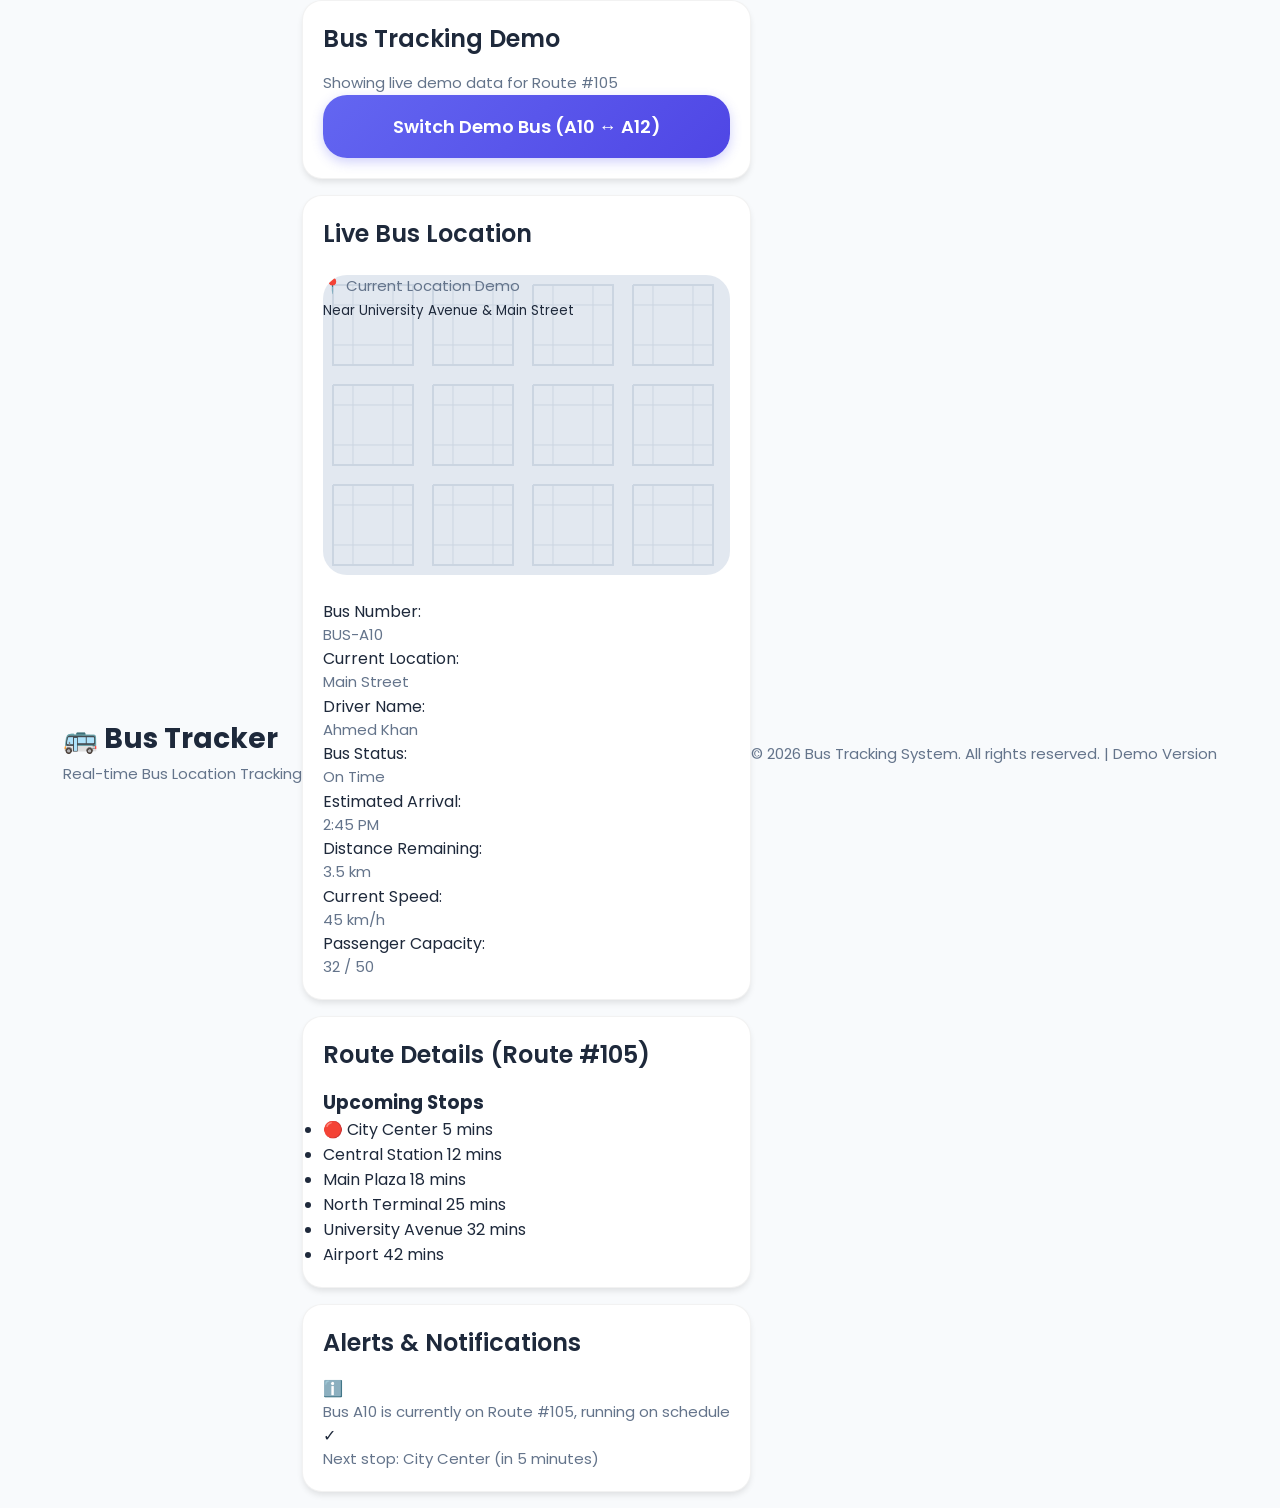
<file: layout.html>
<!DOCTYPE html>
<html lang="en">
<head>
  <meta charset="UTF-8" />
  <meta name="viewport" content="width=device-width, initial-scale=1.0" />
  <title>Bus Tracking System</title>
  <link rel="stylesheet" href="style.css" />
</head>
<body>
  <!-- Header -->
  <header class="header">
    <div class="header-content">
      <h1 class="logo">🚌 Bus Tracker</h1>
      <p class="tagline">Real-time Bus Location Tracking</p>
    </div>
  </header>

  <!-- Main Container -->
  <div class="container">
    <!-- Demo Info Section -->
    <section class="search-section">
      <div class="card">
        <h2>Bus Tracking Demo</h2>
        <p class="demo-info">Showing live demo data for Route #105</p>
        <button class="btn btn-primary" onclick="switchBus()">Switch Demo Bus (A10 ↔ A12)</button>
      </div>
    </section>

    <!-- Live Tracking Section -->
    <section class="tracking-section">
      <div class="card">
        <h2>Live Bus Location</h2>
        
        <!-- Map/Location Display -->
        <div class="map-container">
          <div class="map-placeholder">
            <p>📍 Current Location Demo</p>
            <small id="locationDisplay">Near University Avenue & Main Street</small>
          </div>
        </div>

        <!-- Bus Status Grid -->
        <div class="status-grid">
          <!-- Bus Information -->
          <div class="status-item">
            <label>Bus Number:</label>
            <p id="busNumberDisplay" class="status-value">BUS-A10</p>
          </div>

          <!-- Current Location -->
          <div class="status-item">
            <label>Current Location:</label>
            <p id="busLocation" class="status-value">Main Street</p>
          </div>

          <!-- Driver Information -->
          <div class="status-item">
            <label>Driver Name:</label>
            <p id="driverName" class="status-value">Ahmed Khan</p>
          </div>

          <!-- Status -->
          <div class="status-item">
            <label>Bus Status:</label>
            <p id="busStatus" class="status-value status-badge status-on-time">On Time</p>
          </div>

          <!-- ETA -->
          <div class="status-item">
            <label>Estimated Arrival:</label>
            <p id="eta" class="status-value">2:45 PM</p>
          </div>

          <!-- Distance -->
          <div class="status-item">
            <label>Distance Remaining:</label>
            <p id="distance" class="status-value">3.5 km</p>
          </div>

          <!-- Speed -->
          <div class="status-item">
            <label>Current Speed:</label>
            <p id="speed" class="status-value">45 km/h</p>
          </div>

          <!-- Occupancy -->
          <div class="status-item">
            <label>Passenger Capacity:</label>
            <p id="capacity" class="status-value">32 / 50</p>
          </div>
        </div>
      </div>
    </section>

    <!-- Route Information Section -->
    <section class="route-section">
      <div class="card">
        <h2>Route Details (Route #105)</h2>
        <div class="route-info">
          <div class="stop-list">
            <h3>Upcoming Stops</h3>
            <ul id="stopsList">
              <li class="next-stop">
                <span class="stop-name">🔴 City Center</span>
                <span class="stop-time">5 mins</span>
              </li>
              <li>
                <span class="stop-name">Central Station</span>
                <span class="stop-time">12 mins</span>
              </li>
              <li>
                <span class="stop-name">Main Plaza</span>
                <span class="stop-time">18 mins</span>
              </li>
              <li>
                <span class="stop-name">North Terminal</span>
                <span class="stop-time">25 mins</span>
              </li>
              <li>
                <span class="stop-name">University Avenue</span>
                <span class="stop-time">32 mins</span>
              </li>
              <li>
                <span class="stop-name">Airport</span>
                <span class="stop-time">42 mins</span>
              </li>
            </ul>
          </div>
        </div>
      </div>
    </section>

    <!-- Alert/Notification Section -->
    <section class="alert-section">
      <div class="card">
        <h2>Alerts & Notifications</h2>
        <div class="alerts-container">
          <div class="alert alert-info">
            <span>ℹ️</span>
            <p>Bus A10 is currently on Route #105, running on schedule</p>
          </div>
          <div class="alert alert-success" style="display:block;">
            <span>✓</span>
            <p>Next stop: City Center (in 5 minutes)</p>
          </div>
        </div>
      </div>
    </section>
  </div>

  <!-- Footer -->
  <footer class="footer">
    <p>&copy; 2026 Bus Tracking System. All rights reserved. | Demo Version</p>
  </footer>

  <script>
    // Demo data for different buses
    const demoData = {
      'BUS-A10': {
        busNumber: 'BUS-A10',
        location: 'Main Street',
        fullLocation: 'Near University Avenue & Main Street',
        driver: 'Ahmed Khan',
        status: 'On Time',
        eta: '2:45 PM',
        distance: '3.5 km',
        speed: '45 km/h',
        capacity: '32 / 50',
        nextStop: 'City Center'
      },
      'BUS-A12': {
        busNumber: 'BUS-A12',
        location: 'Liberty Avenue',
        fullLocation: 'Near Liberty Avenue & Hospital Road',
        driver: 'Muhammad Ali',
        status: 'On Time',
        eta: '3:10 PM',
        distance: '5.2 km',
        speed: '40 km/h',
        capacity: '28 / 50',
        nextStop: 'North Terminal'
      }
    };

    let currentBus = 'BUS-A10';

    function updateBusData(busNumber) {
      const data = demoData[busNumber];
      document.getElementById('busNumberDisplay').textContent = data.busNumber;
      document.getElementById('busLocation').textContent = data.location;
      document.getElementById('driverName').textContent = data.driver;
      document.getElementById('eta').textContent = data.eta;
      document.getElementById('distance').textContent = data.distance;
      document.getElementById('speed').textContent = data.speed;
      document.getElementById('capacity').textContent = data.capacity;
      document.getElementById('locationDisplay').textContent = data.fullLocation;
      currentBus = busNumber;
    }

    function switchBus() {
      const newBus = currentBus === 'BUS-A10' ? 'BUS-A12' : 'BUS-A10';
      updateBusData(newBus);
      alert('Switched to ' + newBus);
    }

    // Initialize with first bus on page load
    window.addEventListener('load', function() {
      updateBusData('BUS-A10');
    });
  </script>
</body>
</html>
</file>
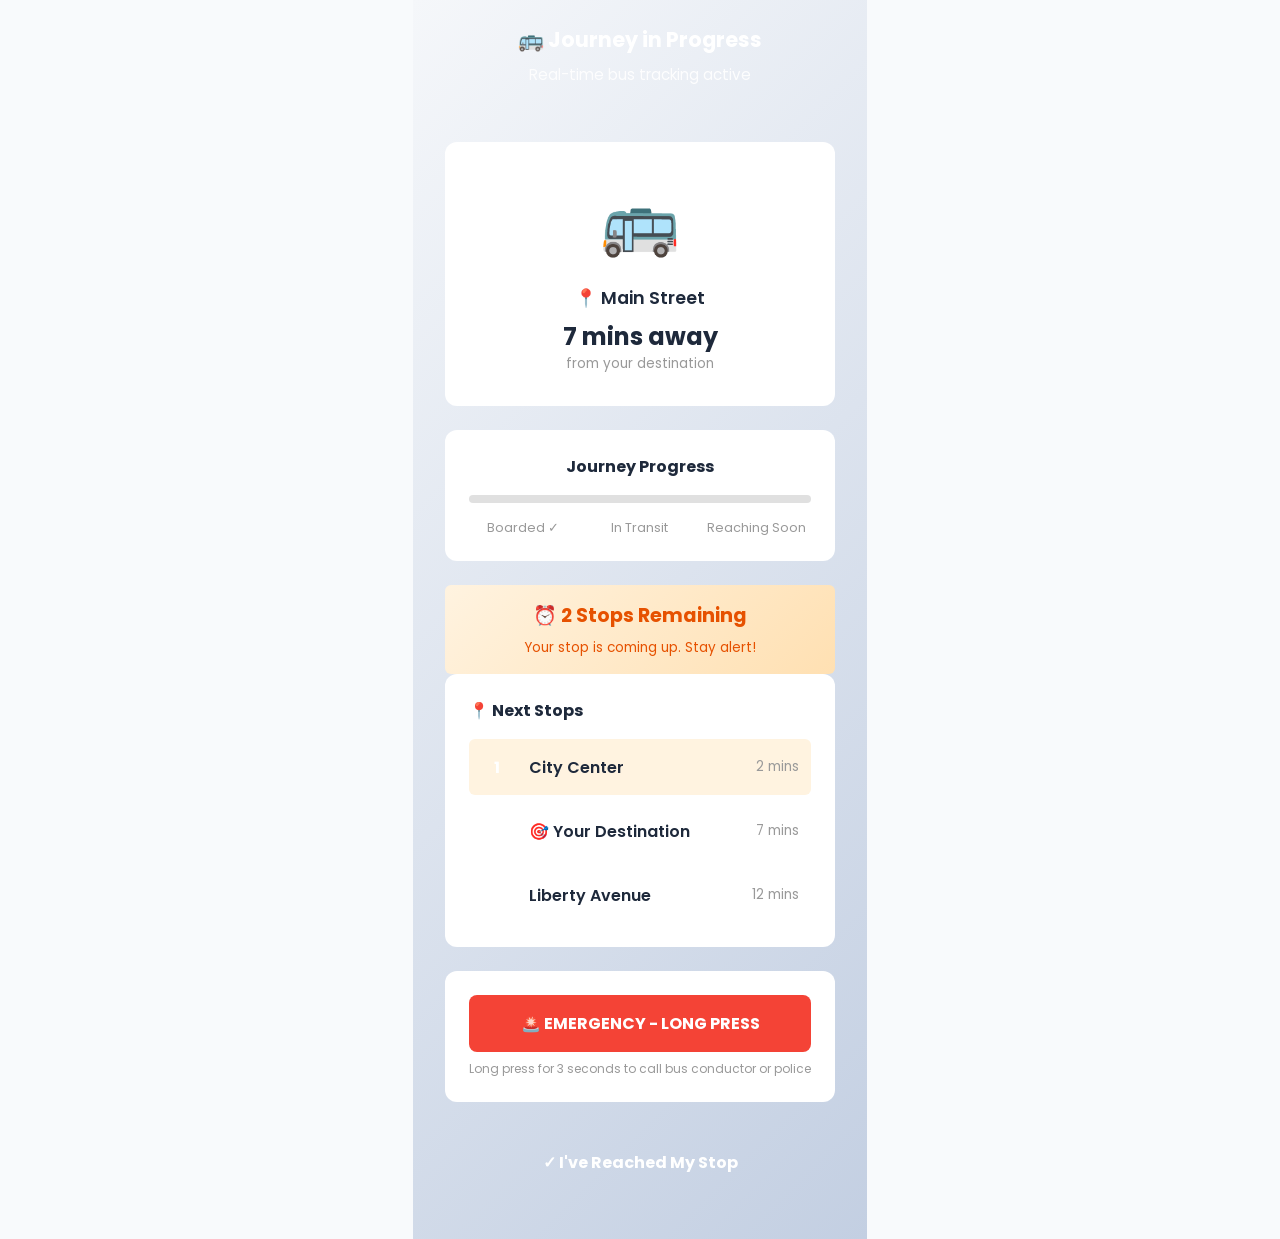
<file: live-journey.html>
<!DOCTYPE html>
<html lang="en">
<head>
  <meta charset="UTF-8" />
  <meta name="viewport" content="width=device-width, initial-scale=1.0" />
  <title>Live Journey - Bus Buddy</title>
  <link rel="stylesheet" href="style.css" />
  <style>
    .live-journey-container {
      min-height: 100vh;
      background: linear-gradient(135deg, #f5f7fa, #c3cfe2);
      padding: 0;
      display: flex;
      flex-direction: column;
    }

    .live-header {
      background: linear-gradient(135deg, var(--primary-color), var(--secondary-color));
      color: white;
      padding: 1.5rem;
      text-align: center;
    }

    .live-title {
      font-size: 1.3rem;
      font-weight: 700;
      margin-bottom: 0.5rem;
    }

    .live-subtitle {
      opacity: 0.9;
      font-size: 0.95rem;
    }

    .live-content {
      flex: 1;
      padding: 2rem;
      overflow-y: auto;
    }

    .live-map-section {
      background: white;
      border-radius: 12px;
      padding: 2rem;
      margin-bottom: 1.5rem;
      box-shadow: var(--shadow);
      text-align: center;
    }

    .bus-live-icon {
      font-size: 4rem;
      margin-bottom: 1rem;
      animation: busMove 3s ease-in-out infinite;
    }

    @keyframes busMove {
      0%, 100% { transform: translateX(-10px); }
      50% { transform: translateX(10px); }
    }

    .location-display {
      font-size: 1.1rem;
      font-weight: 600;
      color: var(--primary-color);
      margin-bottom: 0.5rem;
    }

    .time-remaining {
      font-size: 1.5rem;
      font-weight: 700;
      color: var(--dark-text);
    }

    .time-label {
      font-size: 0.85rem;
      color: #999;
    }

    .progress-section {
      background: white;
      border-radius: 12px;
      padding: 1.5rem;
      margin-bottom: 1.5rem;
      box-shadow: var(--shadow);
    }

    .progress-title {
      font-size: 1rem;
      font-weight: 700;
      color: var(--primary-color);
      margin-bottom: 1rem;
      text-align: center;
    }

    .progress-bar-container {
      width: 100%;
      height: 8px;
      background: #e0e0e0;
      border-radius: 4px;
      overflow: hidden;
      margin-bottom: 1rem;
    }

    .progress-bar-fill {
      height: 100%;
      background: linear-gradient(90deg, var(--secondary-color), var(--primary-color));
      width: 45%;
      border-radius: 4px;
      animation: progress 2s ease-in-out infinite;
    }

    @keyframes progress {
      0%, 100% { width: 45%; }
      50% { width: 50%; }
    }

    .progress-labels {
      display: grid;
      grid-template-columns: 1fr 1fr 1fr;
      gap: 0.5rem;
      text-align: center;
      font-size: 0.8rem;
      color: #999;
    }

    .stops-remaining {
      background: linear-gradient(135deg, #fff3e0, #ffe0b2);
      border-left: 4px solid var(--warning-color);
      padding: 1rem;
      border-radius: 6px;
      text-align: center;
    }

    .stops-alert {
      font-size: 1.2rem;
      font-weight: 700;
      color: #e65100;
    }

    .stops-description {
      font-size: 0.85rem;
      color: #e65100;
      margin-top: 0.5rem;
    }

    .upcoming-stops {
      background: white;
      border-radius: 12px;
      padding: 1.5rem;
      margin-bottom: 1.5rem;
      box-shadow: var(--shadow);
    }

    .upcoming-stops h3 {
      color: var(--primary-color);
      font-size: 1rem;
      margin: 0 0 1rem;
    }

    .stop-item {
      display: grid;
      grid-template-columns: auto 1fr auto;
      gap: 1rem;
      align-items: center;
      padding: 0.75rem;
      margin-bottom: 0.5rem;
      background: var(--light-bg);
      border-radius: 6px;
    }

    .stop-item:last-child {
      margin-bottom: 0;
    }

    .stop-item.next {
      background: #fff3e0;
      border-left: 4px solid var(--warning-color);
    }

    .stop-number {
      width: 32px;
      height: 32px;
      background: var(--primary-color);
      color: white;
      border-radius: 50%;
      display: flex;
      align-items: center;
      justify-content: center;
      font-weight: 700;
      flex-shrink: 0;
    }

    .stop-name {
      font-weight: 600;
      color: var(--dark-text);
    }

    .stop-distance {
      font-size: 0.85rem;
      color: #999;
      text-align: right;
    }

    .emergency-section {
      background: white;
      border-radius: 12px;
      padding: 1.5rem;
      margin-bottom: 2rem;
      box-shadow: var(--shadow);
    }

    .emergency-button {
      width: 100%;
      padding: 1rem;
      background: #f44336;
      color: white;
      border: none;
      border-radius: 8px;
      font-size: 1rem;
      font-weight: 700;
      cursor: pointer;
      transition: all 0.3s ease;
      display: flex;
      align-items: center;
      justify-content: center;
      gap: 0.5rem;
    }

    .emergency-button:hover {
      background: #d32f2f;
      transform: scale(1.02);
    }

    .emergency-button:active {
      transform: scale(0.98);
    }

    .emergency-note {
      font-size: 0.75rem;
      color: #999;
      margin-top: 0.5rem;
      text-align: center;
    }

    .offline-notification {
      background: #ffebee;
      border-left: 4px solid #f44336;
      padding: 0.75rem;
      border-radius: 6px;
      color: #c62828;
      font-size: 0.85rem;
      margin-bottom: 1rem;
      display: none;
    }

    .action-button {
      width: 100%;
      padding: 1rem;
      background: var(--primary-color);
      color: white;
      border: none;
      border-radius: 8px;
      font-size: 1rem;
      font-weight: 700;
      cursor: pointer;
      margin-bottom: 1rem;
    }

    .action-button:hover {
      background: #1565c0;
    }

    @media (max-width: 600px) {
      .live-content {
        padding: 1rem;
      }

      .bus-live-icon {
        font-size: 3rem;
      }

      .time-remaining {
        font-size: 1.3rem;
      }
    }
  </style>
</head>
<body>
  <div class="live-journey-container">
    <!-- Header -->
    <div class="live-header">
      <div class="live-title">🚌 Journey in Progress</div>
      <div class="live-subtitle">Real-time bus tracking active</div>
    </div>

    <!-- Content -->
    <div class="live-content">
      <!-- Offline Notification (hidden by default) -->
      <div class="offline-notification">
        ⚠️ Internet disrupted. Using offline stop list. Reconnecting...
      </div>

      <!-- Live Map -->
      <div class="live-map-section">
        <div class="bus-live-icon">🚌</div>
        <div class="location-display">📍 Main Street</div>
        <div class="time-remaining">7 mins away</div>
        <div class="time-label">from your destination</div>
      </div>

      <!-- Progress Bar -->
      <div class="progress-section">
        <div class="progress-title">Journey Progress</div>
        <div class="progress-bar-container">
          <div class="progress-bar-fill"></div>
        </div>
        <div class="progress-labels">
          <div>Boarded ✓</div>
          <div>In Transit</div>
          <div>Reaching Soon</div>
        </div>
      </div>

      <!-- Alert - Stops Remaining -->
      <div class="stops-remaining">
        <div class="stops-alert">⏰ 2 Stops Remaining</div>
        <div class="stops-description">Your stop is coming up. Stay alert!</div>
      </div>

      <!-- Next Stops -->
      <div class="upcoming-stops">
        <h3>📍 Next Stops</h3>
        
        <div class="stop-item next">
          <div class="stop-number">1</div>
          <div>
            <div class="stop-name">City Center</div>
          </div>
          <div class="stop-distance">2 mins</div>
        </div>

        <div class="stop-item">
          <div class="stop-number">2</div>
          <div>
            <div class="stop-name">🎯 Your Destination</div>
          </div>
          <div class="stop-distance">7 mins</div>
        </div>

        <div class="stop-item">
          <div class="stop-number">3</div>
          <div>
            <div class="stop-name">Liberty Avenue</div>
          </div>
          <div class="stop-distance">12 mins</div>
        </div>
      </div>

      <!-- Emergency & Info -->
      <div class="emergency-section">
        <button class="emergency-button" onclick="triggerEmergency()">
          🚨 EMERGENCY - LONG PRESS
        </button>
        <div class="emergency-note">
          Long press for 3 seconds to call bus conductor or police
        </div>
      </div>

      <!-- Completion Button -->
      <button class="action-button" onclick="endJourney()">
        ✓ I've Reached My Stop
      </button>
    </div>
  </div>

  <script>
    let emergencyPressed = false;
    let pressStartTime = 0;

    const emergencyBtn = document.querySelector('.emergency-button');

    emergencyBtn.addEventListener('mousedown', function() {
      pressStartTime = Date.now();
      emergencyPressed = true;
    });

    emergencyBtn.addEventListener('mouseup', function() {
      const pressDuration = Date.now() - pressStartTime;
      if (pressDuration >= 3000) {
        triggerEmergency();
      }
      emergencyPressed = false;
    });

    function triggerEmergency() {
      alert('🚨 EMERGENCY MODE ACTIVATED!\n\nConnecting to:\n- Bus Conductor\n- Nearest Police Station\n- Your Emergency Contact\n\nHelp is on the way!');
    }

    function endJourney() {
      window.location.href = 'reached-safely.html';
    }

    // Simulate real-time updates
    setInterval(function() {
      const locations = ['Main Street', 'City Center Approach', 'Near Hospital', 'University Avenue'];
      const times = [7, 5, 3, 1];
      const randomIndex = Math.floor(Math.random() * locations.length);
      
      // Uncomment to see updates:
      // document.querySelector('.location-display').textContent = '📍 ' + locations[randomIndex];
      // document.querySelector('.time-remaining').textContent = times[randomIndex] + ' mins away';
    }, 10000);
  </script>
</body>
</html>
</file>
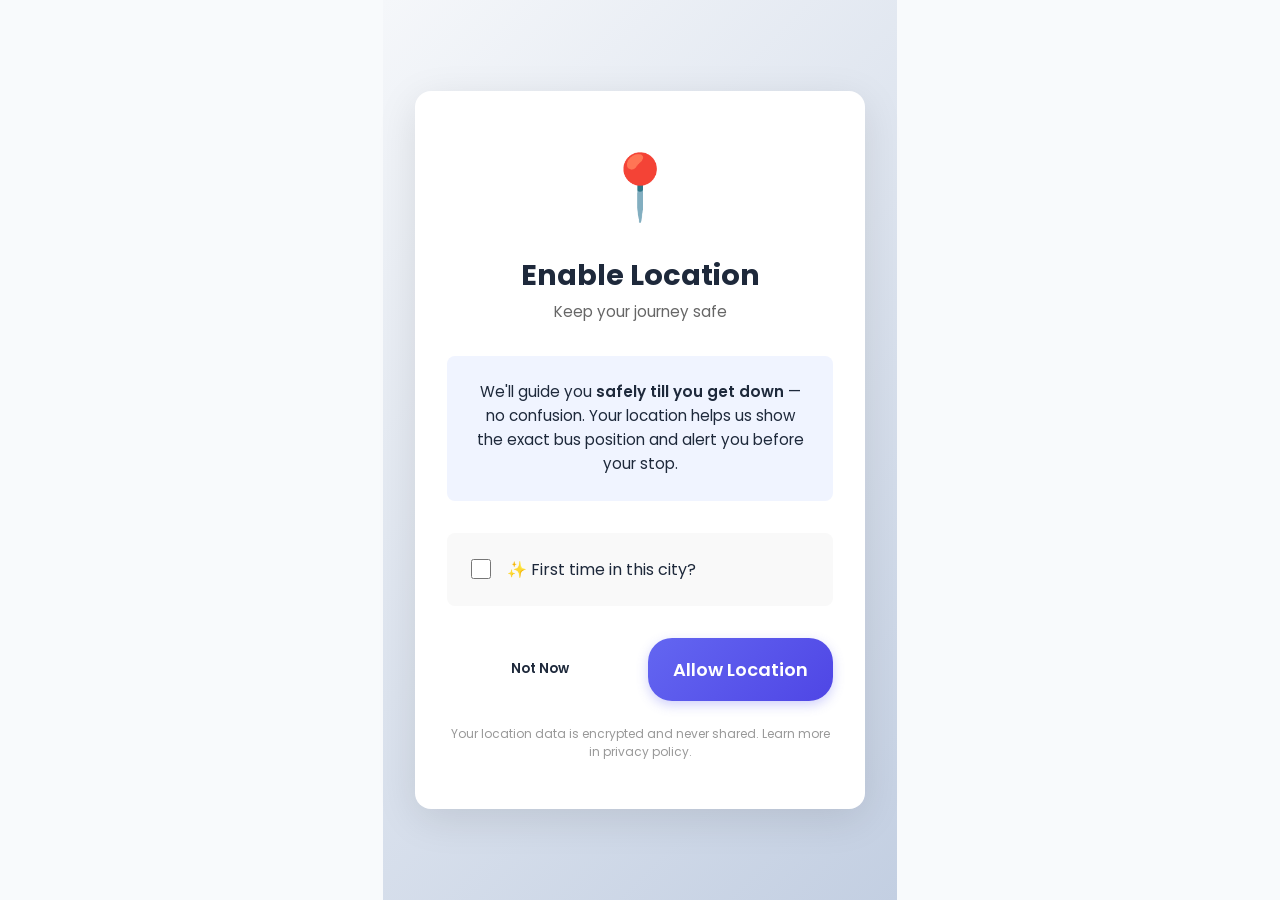
<file: location-permission.html>
<!DOCTYPE html>
<html lang="en">
<head>
  <meta charset="UTF-8" />
  <meta name="viewport" content="width=device-width, initial-scale=1.0" />
  <title>Location Permission - Bus Buddy</title>
  <link rel="stylesheet" href="style.css" />
  <style>
    .permission-container {
      min-height: 100vh;
      display: flex;
      align-items: center;
      justify-content: center;
      background: linear-gradient(135deg, #f5f7fa, #c3cfe2);
      padding: 2rem;
    }

    .permission-card {
      background: white;
      border-radius: 16px;
      padding: 3rem 2rem;
      max-width: 450px;
      box-shadow: 0 10px 40px rgba(0, 0, 0, 0.1);
      text-align: center;
    }

    .permission-icon {
      font-size: 4rem;
      margin-bottom: 1.5rem;
    }

    .permission-title {
      font-size: 1.8rem;
      font-weight: 700;
      color: var(--dark-text);
      margin-bottom: 0.5rem;
    }

    .permission-subtitle {
      font-size: 0.95rem;
      color: #666;
      margin-bottom: 1rem;
    }

    .permission-text {
      background: #f0f4ff;
      padding: 1.5rem;
      border-radius: 8px;
      line-height: 1.6;
      color: var(--dark-text);
      margin: 2rem 0;
      font-size: 0.95rem;
    }

    .permission-text em {
      color: var(--primary-color);
      font-weight: 600;
      font-style: normal;
    }

    .checkbox-group {
      margin: 2rem 0;
      padding: 1.5rem;
      background: #f9f9f9;
      border-radius: 8px;
      text-align: left;
    }

    .checkbox-label {
      display: flex;
      align-items: center;
      gap: 1rem;
      font-size: 1rem;
      cursor: pointer;
    }

    .checkbox-input {
      width: 20px;
      height: 20px;
      cursor: pointer;
      accent-color: var(--primary-color);
    }

    .beginner-mode-info {
      display: none;
      margin-top: 1rem;
      padding: 1rem;
      background: #e3f2fd;
      border-left: 4px solid var(--primary-color);
      border-radius: 4px;
      text-align: left;
      font-size: 0.85rem;
      color: #0d47a1;
    }

    .beginner-mode-info.active {
      display: block;
      animation: slideInUp 0.3s ease-out;
    }

    .button-group {
      display: grid;
      grid-template-columns: 1fr 1fr;
      gap: 1rem;
      margin-top: 2rem;
    }

    .btn-secondary {
      padding: 0.75rem 1.5rem;
      background: var(--light-bg);
      color: var(--dark-text);
      border: 2px solid var(--border-color);
      border-radius: 8px;
      font-weight: 600;
      cursor: pointer;
      transition: all 0.3s ease;
    }

    .btn-secondary:hover {
      border-color: var(--primary-color);
      color: var(--primary-color);
    }

    @keyframes slideInUp {
      from {
        opacity: 0;
        transform: translateY(10px);
      }
      to {
        opacity: 1;
        transform: translateY(0);
      }
    }
  </style>
</head>
<body>
  <div class="permission-container">
    <div class="permission-card">
      <div class="permission-icon">📍</div>
      <h1 class="permission-title">Enable Location</h1>
      <p class="permission-subtitle">Keep your journey safe</p>
      
      <div class="permission-text">
        We'll guide you <em>safely till you get down</em> — no confusion. Your location helps us show the exact bus position and alert you before your stop.
      </div>

      <div class="checkbox-group">
        <label class="checkbox-label">
          <input type="checkbox" id="beginnerMode" class="checkbox-input" onchange="toggleBeginnerMode()" />
          <span>✨ First time in this city?</span>
        </label>
        <div id="beginnerModeInfo" class="beginner-mode-info">
          <strong>Beginner Mode activated!</strong>
          <p>We'll provide extra help with landmarks, simple language, and step-by-step guidance. Perfect for exploring a new city.</p>
        </div>
      </div>

      <div class="button-group">
        <button class="btn-secondary" onclick="skipLocation()">Not Now</button>
        <button class="btn btn-primary" onclick="allowLocation()">Allow Location</button>
      </div>

      <p style="font-size: 0.75rem; color: #999; margin-top: 1.5rem;">
        Your location data is encrypted and never shared. Learn more in privacy policy.
      </p>
    </div>
  </div>

  <script>
    function toggleBeginnerMode() {
      const checkbox = document.getElementById('beginnerMode');
      const info = document.getElementById('beginnerModeInfo');
      if (checkbox.checked) {
        info.classList.add('active');
        localStorage.setItem('beginnerMode', 'true');
      } else {
        info.classList.remove('active');
        localStorage.setItem('beginnerMode', 'false');
      }
    }

    function allowLocation() {
      alert('Location enabled! Ready to find your bus?');
      window.location.href = 'route-selection.html';
    }

    function skipLocation() {
      alert('No problem! You can enable location anytime.');
      window.location.href = 'route-selection.html';
    }
  </script>
</body>
</html>
</file>
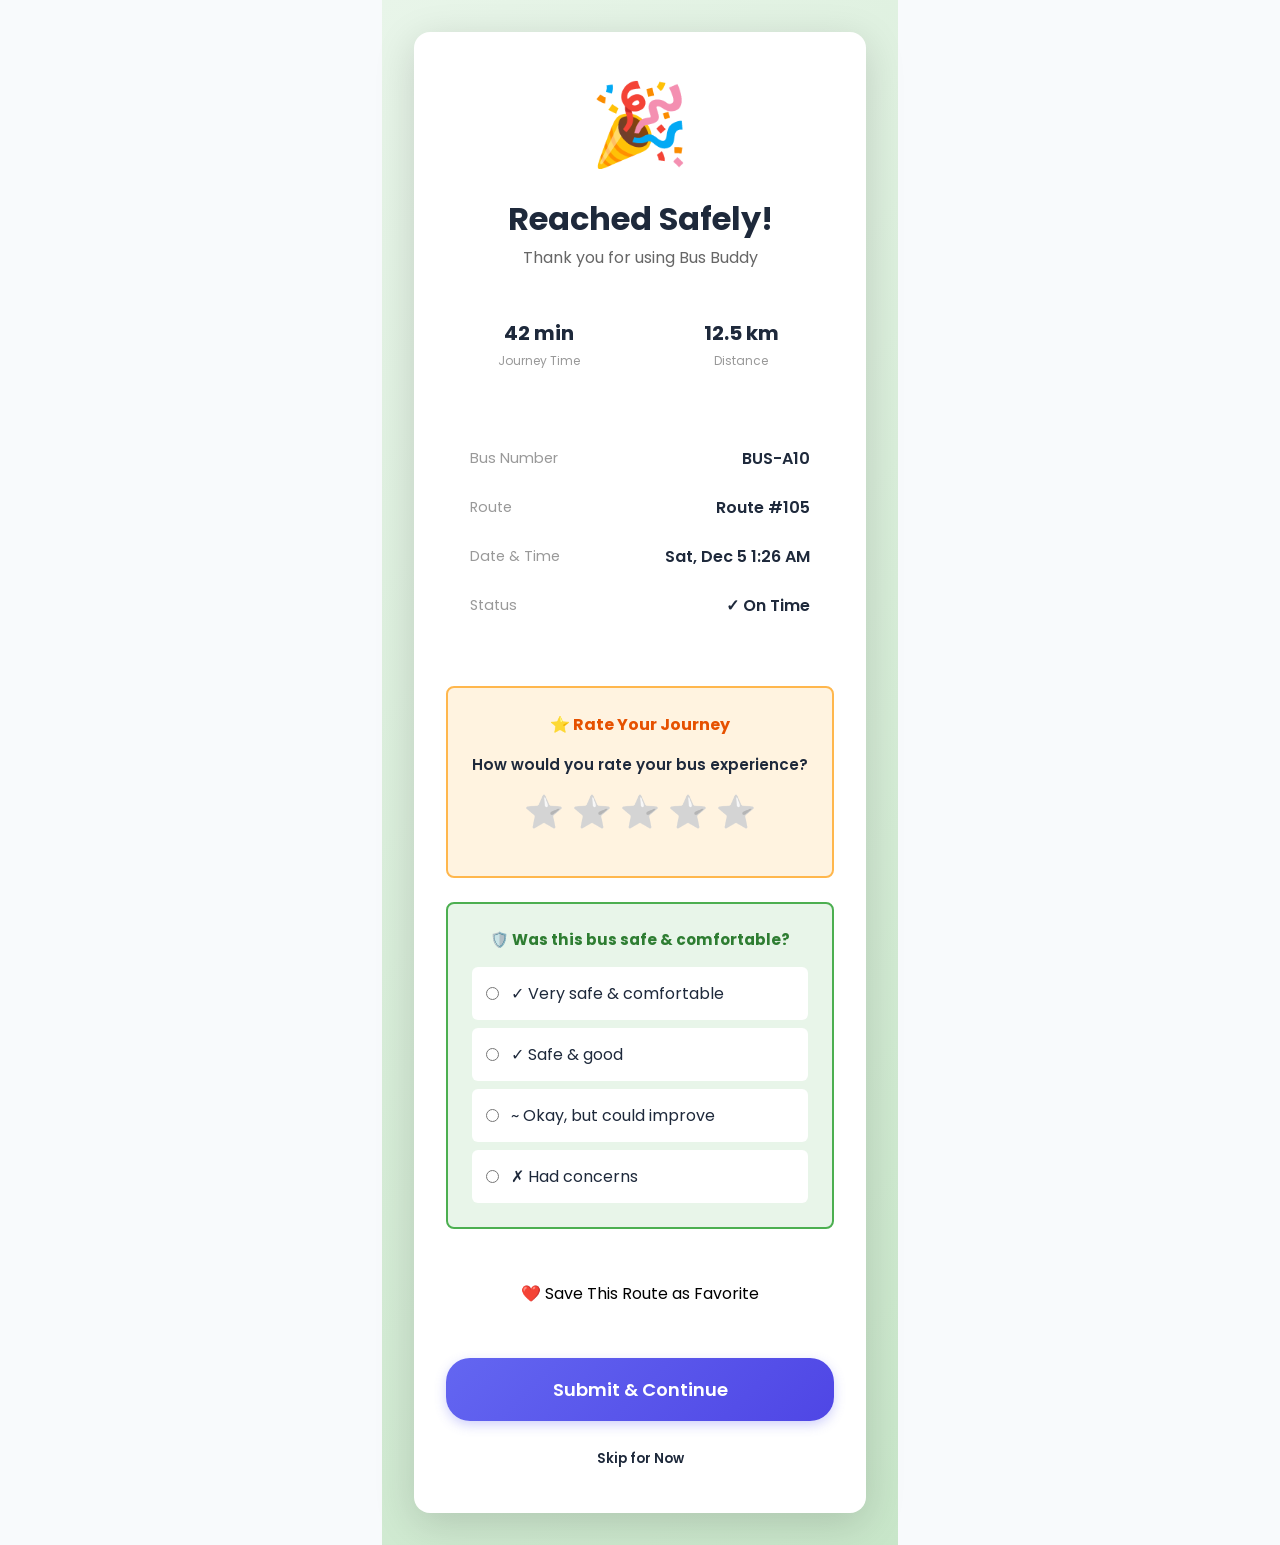
<file: reached-safely.html>
<!DOCTYPE html>
<html lang="en">
<head>
  <meta charset="UTF-8" />
  <meta name="viewport" content="width=device-width, initial-scale=1.0" />
  <title>Reached Safely - Bus Buddy</title>
  <link rel="stylesheet" href="style.css" />
  <style>
    .reached-container {
      min-height: 100vh;
      background: linear-gradient(135deg, #e8f5e9, #c8e6c9);
      display: flex;
      align-items: center;
      justify-content: center;
      padding: 2rem;
    }

    .reached-card {
      background: white;
      border-radius: 16px;
      padding: 2rem;
      max-width: 500px;
      box-shadow: 0 10px 40px rgba(0, 0, 0, 0.15);
      text-align: center;
    }

    .success-animation {
      font-size: 5rem;
      margin-bottom: 1rem;
      animation: bounce 1s ease-in-out;
    }

    @keyframes bounce {
      0%, 100% { transform: translateY(0); }
      50% { transform: translateY(-20px); }
    }

    .success-title {
      font-size: 2rem;
      font-weight: 700;
      color: var(--secondary-color);
      margin-bottom: 0.5rem;
    }

    .success-subtitle {
      color: #666;
      font-size: 1rem;
      margin-bottom: 2rem;
    }

    .journey-summary {
      background: var(--light-bg);
      padding: 1.5rem;
      border-radius: 8px;
      text-align: left;
      margin-bottom: 2rem;
    }

    .summary-item {
      display: flex;
      justify-content: space-between;
      align-items: center;
      padding: 0.75rem 0;
      border-bottom: 1px solid var(--border-color);
    }

    .summary-item:last-child {
      border-bottom: none;
    }

    .summary-label {
      color: #999;
      font-size: 0.9rem;
    }

    .summary-value {
      font-weight: 600;
      color: var(--dark-text);
    }

    /* Rating Section */
    .rating-section {
      background: #fff3e0;
      border: 2px solid #ffb74d;
      padding: 1.5rem;
      border-radius: 8px;
      margin-bottom: 1.5rem;
    }

    .rating-title {
      font-size: 1rem;
      font-weight: 700;
      color: #e65100;
      margin-bottom: 1rem;
    }

    .rating-question {
      margin-bottom: 1rem;
    }

    .rating-q-text {
      font-weight: 600;
      color: var(--dark-text);
      margin-bottom: 0.75rem;
      font-size: 0.95rem;
    }

    .rating-stars {
      display: flex;
      justify-content: center;
      gap: 0.5rem;
    }

    .star {
      font-size: 2rem;
      cursor: pointer;
      transition: transform 0.2s ease;
      filter: grayscale(100%);
    }

    .star:hover,
    .star.active {
      transform: scale(1.2);
      filter: grayscale(0%);
    }

    .feedback-box {
      display: none;
      margin-top: 1rem;
    }

    .feedback-box.active {
      display: block;
    }

    .feedback-textarea {
      width: 100%;
      padding: 0.75rem;
      border: 2px solid #ffb74d;
      border-radius: 6px;
      font-family: inherit;
      font-size: 0.9rem;
      resize: vertical;
    }

    .feedback-textarea:focus {
      outline: none;
      border-color: var(--primary-color);
      box-shadow: 0 0 0 3px rgba(30, 136, 229, 0.1);
    }

    /* Safety Feedback */
    .safety-feedback {
      background: #e8f5e9;
      border: 2px solid #4caf50;
      padding: 1.5rem;
      border-radius: 8px;
      margin-bottom: 1.5rem;
    }

    .safety-q-title {
      font-weight: 700;
      color: #2e7d32;
      margin-bottom: 1rem;
      font-size: 0.95rem;
    }

    .safety-option {
      display: flex;
      align-items: center;
      gap: 0.75rem;
      padding: 0.75rem;
      margin-bottom: 0.5rem;
      cursor: pointer;
      background: white;
      border-radius: 6px;
      transition: all 0.3s ease;
      border: 2px solid transparent;
    }

    .safety-option:hover {
      border-color: var(--secondary-color);
      background: #e8f5e9;
    }

    .safety-option input[type="radio"] {
      cursor: pointer;
      accent-color: var(--secondary-color);
    }

    .safety-option:last-child {
      margin-bottom: 0;
    }

    /* Favorite Button */
    .favorite-section {
      margin-bottom: 1.5rem;
      padding: 1rem 0;
      border-top: 1px solid var(--border-color);
      border-bottom: 1px solid var(--border-color);
    }

    .favorite-btn {
      width: 100%;
      padding: 0.75rem;
      background: white;
      border: 2px solid var(--border-color);
      border-radius: 8px;
      font-size: 1rem;
      cursor: pointer;
      transition: all 0.3s ease;
    }

    .favorite-btn:hover {
      border-color: #ff6b6b;
      background: #ffe0e0;
    }

    .favorite-btn.favorited {
      background: #ff6b6b;
      color: white;
      border-color: #ff6b6b;
    }

    /* Action Buttons */
    .action-buttons {
      display: grid;
      grid-template-columns: 1fr;
      gap: 1rem;
    }

    .btn-secondary {
      padding: 0.75rem 1.5rem;
      background: var(--light-bg);
      color: var(--dark-text);
      border: 2px solid var(--border-color);
      border-radius: 8px;
      font-weight: 600;
      cursor: pointer;
      transition: all 0.3s ease;
    }

    .btn-secondary:hover {
      border-color: var(--primary-color);
      color: var(--primary-color);
    }

    .stats-bar {
      display: grid;
      grid-template-columns: repeat(2, 1fr);
      gap: 1rem;
      margin-bottom: 1.5rem;
    }

    .stat-card {
      background: white;
      padding: 1rem;
      border-radius: 8px;
      border-left: 4px solid var(--primary-color);
      text-align: center;
    }

    .stat-value {
      font-size: 1.25rem;
      font-weight: 700;
      color: var(--primary-color);
    }

    .stat-label {
      font-size: 0.75rem;
      color: #999;
      margin-top: 0.25rem;
    }
  </style>
</head>
<body>
  <div class="reached-container">
    <div class="reached-card">
      <!-- Success Message -->
      <div class="success-animation">🎉</div>
      <h1 class="success-title">Reached Safely!</h1>
      <p class="success-subtitle">Thank you for using Bus Buddy</p>

      <!-- Journey Stats -->
      <div class="stats-bar">
        <div class="stat-card">
          <div class="stat-value">42 min</div>
          <div class="stat-label">Journey Time</div>
        </div>
        <div class="stat-card">
          <div class="stat-value">12.5 km</div>
          <div class="stat-label">Distance</div>
        </div>
      </div>

      <!-- Journey Summary -->
      <div class="journey-summary">
        <div class="summary-item">
          <span class="summary-label">Bus Number</span>
          <span class="summary-value">BUS-A10</span>
        </div>
        <div class="summary-item">
          <span class="summary-label">Route</span>
          <span class="summary-value">Route #105</span>
        </div>
        <div class="summary-item">
          <span class="summary-label">Date & Time</span>
          <span class="summary-value" id="journeyTime">Today 2:45 PM</span>
        </div>
        <div class="summary-item">
          <span class="summary-label">Status</span>
          <span class="summary-value" style="color: var(--secondary-color);">✓ On Time</span>
        </div>
      </div>

      <!-- Rating Section -->
      <div class="rating-section">
        <div class="rating-title">⭐ Rate Your Journey</div>
        
        <div class="rating-question">
          <div class="rating-q-text">How would you rate your bus experience?</div>
          <div class="rating-stars">
            <span class="star" onclick="setRating(1)">⭐</span>
            <span class="star" onclick="setRating(2)">⭐</span>
            <span class="star" onclick="setRating(3)">⭐</span>
            <span class="star" onclick="setRating(4)">⭐</span>
            <span class="star" onclick="setRating(5)">⭐</span>
          </div>
        </div>

        <div class="feedback-box" id="feedbackBox">
          <textarea class="feedback-textarea" id="feedbackText" placeholder="Tell us what made this journey great (optional)..."></textarea>
        </div>
      </div>

      <!-- Safety & Comfort Feedback -->
      <div class="safety-feedback">
        <div class="safety-q-title">🛡️ Was this bus safe & comfortable?</div>
        
        <label class="safety-option">
          <input type="radio" name="safety" value="very-safe" />
          <span>✓ Very safe & comfortable</span>
        </label>
        
        <label class="safety-option">
          <input type="radio" name="safety" value="safe" />
          <span>✓ Safe & good</span>
        </label>
        
        <label class="safety-option">
          <input type="radio" name="safety" value="okay" />
          <span>~ Okay, but could improve</span>
        </label>
        
        <label class="safety-option">
          <input type="radio" name="safety" value="unsafe" />
          <span>✗ Had concerns</span>
        </label>
      </div>

      <!-- Favorite Route -->
      <div class="favorite-section">
        <button class="favorite-btn" id="favoriteBtn" onclick="toggleFavorite()">
          ❤️ Save This Route as Favorite
        </button>
      </div>

      <!-- Action Buttons -->
      <div class="action-buttons">
        <button class="btn btn-primary" onclick="submitFeedback()">Submit & Continue</button>
        <button class="btn-secondary" onclick="skipFeedback()">Skip for Now</button>
      </div>
    </div>
  </div>

  <script>
    let selectedRating = 0;
    let isFavorited = false;

    function setRating(rating) {
      selectedRating = rating;
      const stars = document.querySelectorAll('.star');
      stars.forEach((star, index) => {
        if (index < rating) {
          star.classList.add('active');
        } else {
          star.classList.remove('active');
        }
      });
      showFeedbackBox(rating);
    }

    function showFeedbackBox(rating) {
      const feedbackBox = document.getElementById('feedbackBox');
      if (rating >= 4) {
        feedbackBox.classList.add('active');
      } else {
        feedbackBox.classList.remove('active');
      }
    }

    function toggleFavorite() {
      isFavorited = !isFavorited;
      const btn = document.getElementById('favoriteBtn');
      if (isFavorited) {
        btn.classList.add('favorited');
        btn.textContent = '❤️ Added to Favorites';
      } else {
        btn.classList.remove('favorited');
        btn.textContent = '❤️ Save This Route as Favorite';
      }
    }

    function submitFeedback() {
      const safety = document.querySelector('input[name="safety"]:checked')?.value || 'not-selected';
      const feedback = document.getElementById('feedbackText').value;
      
      const journeyData = {
        rating: selectedRating,
        safety: safety,
        feedback: feedback,
        favorited: isFavorited,
        timestamp: new Date().toISOString()
      };
      
      console.log('Journey Feedback:', journeyData);
      alert('Thank you for your feedback! Your input helps us improve. 🙏\n\nRating: ' + selectedRating + '/5\nSafety: ' + safety);
      window.location.href = 'splash.html';
    }

    function skipFeedback() {
      alert('No problem! See you on your next journey! 👋');
      window.location.href = 'splash.html';
    }

    // Set current time
    const now = new Date();
    const timeStr = now.toLocaleDateString('en-US', { weekday: 'short', month: 'short', day: 'numeric' }) + ' ' + now.toLocaleTimeString('en-US', { hour: 'numeric', minute: '2-digit' });
    document.getElementById('journeyTime').textContent = timeStr;
  </script>
</body>
</html>
</file>
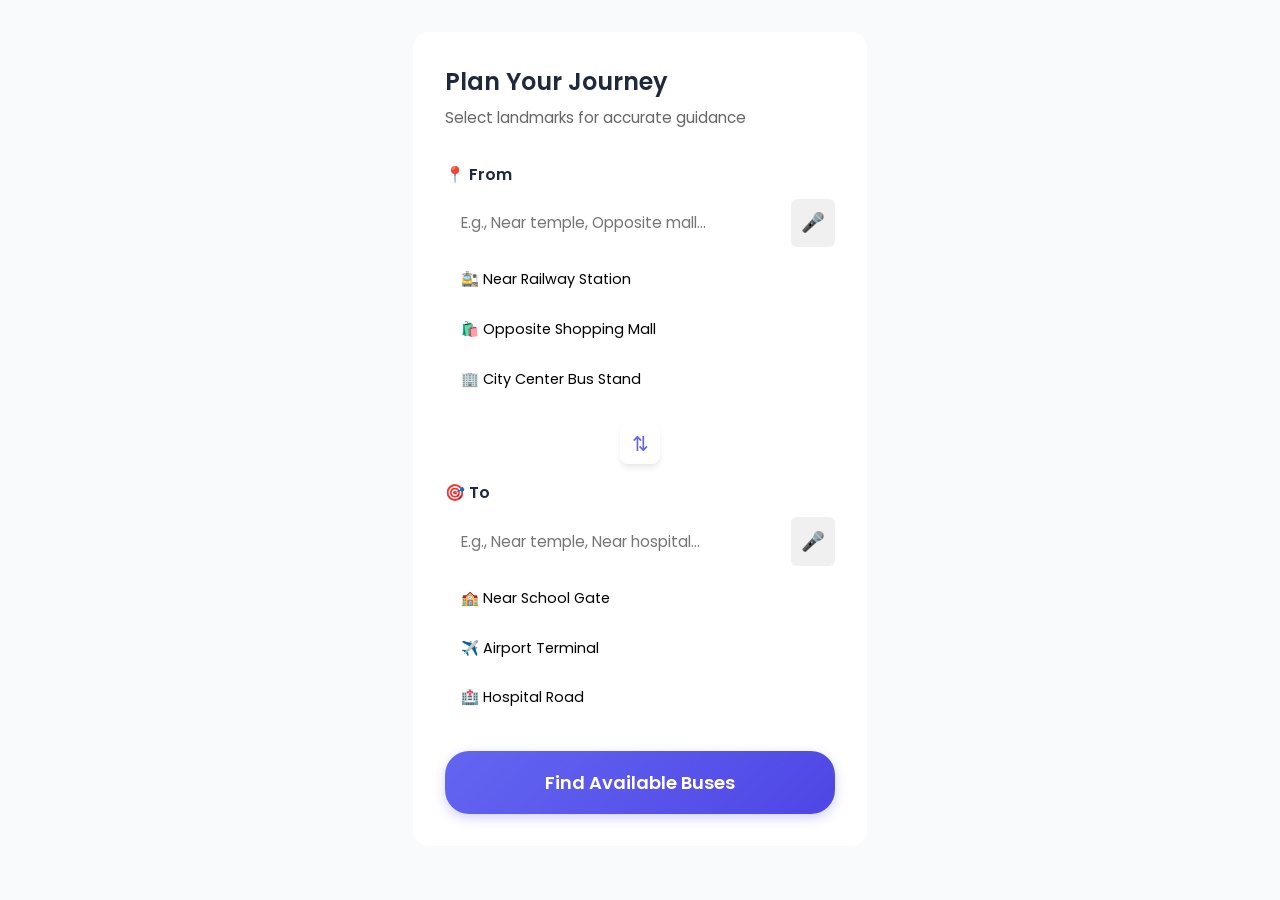
<file: route-selection.html>
<!DOCTYPE html>
<html lang="en">
<head>
  <meta charset="UTF-8" />
  <meta name="viewport" content="width=device-width, initial-scale=1.0" />
  <title>Route Selection - Bus Buddy</title>
  <link rel="stylesheet" href="style.css" />
  <style>
    .route-setup-container {
      min-height: 100vh;
      background: var(--light-bg);
      padding: 2rem;
    }

    .route-setup-card {
      max-width: 500px;
      margin: 0 auto;
      background: white;
      border-radius: 16px;
      padding: 2rem;
      box-shadow: var(--shadow);
    }

    .route-header {
      margin-bottom: 2rem;
    }

    .route-header h2 {
      color: var(--primary-color);
      font-size: 1.5rem;
      margin-bottom: 0.5rem;
    }

    .route-header p {
      color: #666;
      font-size: 0.95rem;
    }

    .route-input-group {
      margin-bottom: 1.5rem;
    }

    .route-label {
      display: flex;
      align-items: center;
      gap: 0.5rem;
      font-weight: 600;
      margin-bottom: 0.75rem;
      color: var(--dark-text);
    }

    .landmark-input {
      width: 100%;
      padding: 0.75rem 1rem;
      border: 2px solid var(--border-color);
      border-radius: 8px;
      font-size: 0.95rem;
      transition: all 0.3s ease;
    }

    .landmark-input:focus {
      outline: none;
      border-color: var(--primary-color);
      box-shadow: 0 0 0 3px rgba(30, 136, 229, 0.1);
    }

    .landmark-suggestions {
      margin-top: 0.75rem;
      display: grid;
      gap: 0.5rem;
    }

    .suggestion-btn {
      padding: 0.65rem 1rem;
      background: var(--light-bg);
      border: 1px solid var(--border-color);
      border-radius: 6px;
      cursor: pointer;
      font-size: 0.9rem;
      transition: all 0.3s ease;
      text-align: left;
    }

    .suggestion-btn:hover {
      background: #e3f2fd;
      border-color: var(--primary-color);
      color: var(--primary-color);
    }

    .voice-input-btn {
      padding: 0.6rem;
      background: #f0f0f0;
      border: 1px solid var(--border-color);
      border-radius: 6px;
      cursor: pointer;
      font-size: 1.2rem;
      transition: all 0.3s ease;
      margin-left: 0.75rem;
    }

    .voice-input-btn:hover {
      background: var(--primary-color);
      color: white;
      border-color: var(--primary-color);
    }

    .fare-estimate {
      margin-top: 2rem;
      padding: 1.5rem;
      background: linear-gradient(135deg, #e3f2fd, #f1f8e9);
      border-radius: 8px;
      border-left: 4px solid var(--primary-color);
    }

    .fare-label {
      font-size: 0.85rem;
      color: #666;
      font-weight: 600;
      text-transform: uppercase;
      letter-spacing: 0.5px;
    }

    .fare-amount {
      font-size: 1.8rem;
      font-weight: 700;
      color: var(--primary-color);
      margin: 0.5rem 0;
    }

    .fare-description {
      font-size: 0.85rem;
      color: #666;
    }

    .swap-btn {
      display: flex;
      align-items: center;
      justify-content: center;
      padding: 0.75rem;
      background: white;
      border: 2px solid var(--border-color);
      border-radius: 8px;
      cursor: pointer;
      margin: 1rem auto;
      transition: all 0.3s ease;
      font-size: 1.25rem;
    }

    .swap-btn:hover {
      background: var(--primary-color);
      color: white;
      border-color: var(--primary-color);
    }

    .action-buttons {
      display: grid;
      grid-template-columns: 1fr;
      gap: 1rem;
      margin-top: 2rem;
    }

    .input-with-voice {
      display: flex;
      gap: 0.5rem;
      align-items: center;
    }

    .input-with-voice input {
      flex: 1;
    }
  </style>
</head>
<body>
  <div class="route-setup-container">
    <div class="route-setup-card">
      <div class="route-header">
        <h2>Plan Your Journey</h2>
        <p>Select landmarks for accurate guidance</p>
      </div>

      <!-- From Location -->
      <div class="route-input-group">
        <label class="route-label">📍 From</label>
        <div class="input-with-voice">
          <input 
            type="text" 
            id="fromLocation" 
            class="landmark-input" 
            placeholder="E.g., Near temple, Opposite mall..."
            onchange="updateFareEstimate()"
          />
          <button class="voice-input-btn" title="Voice input">🎤</button>
        </div>
        <div class="landmark-suggestions">
          <button class="suggestion-btn" onclick="setFromLocation('Near Railway Station')">🚉 Near Railway Station</button>
          <button class="suggestion-btn" onclick="setFromLocation('Opposite Shopping Mall')">🛍️ Opposite Shopping Mall</button>
          <button class="suggestion-btn" onclick="setFromLocation('City Center Bus Stand')">🏢 City Center Bus Stand</button>
        </div>
      </div>

      <!-- Swap Button -->
      <button class="swap-btn" title="Swap locations">⇅</button>

      <!-- To Location -->
      <div class="route-input-group">
        <label class="route-label">🎯 To</label>
        <div class="input-with-voice">
          <input 
            type="text" 
            id="toLocation" 
            class="landmark-input" 
            placeholder="E.g., Near temple, Near hospital..."
            onchange="updateFareEstimate()"
          />
          <button class="voice-input-btn" title="Voice input">🎤</button>
        </div>
        <div class="landmark-suggestions">
          <button class="suggestion-btn" onclick="setToLocation('Near School Gate')">🏫 Near School Gate</button>
          <button class="suggestion-btn" onclick="setToLocation('Airport Terminal')">✈️ Airport Terminal</button>
          <button class="suggestion-btn" onclick="setToLocation('Hospital Road')">🏥 Hospital Road</button>
        </div>
      </div>

      <!-- Fare Estimate -->
      <div class="fare-estimate" id="fareEstimate" style="display: none;">
        <div class="fare-label">Estimated Fare</div>
        <div class="fare-amount" id="fareAmount">₹25 - ₹35</div>
        <div class="fare-description">Keep this amount ready • Distance: ~8 km</div>
      </div>

      <!-- Action Buttons -->
      <div class="action-buttons">
        <button class="btn btn-primary" onclick="searchBuses()">Find Available Buses</button>
      </div>
    </div>
  </div>

  <script>
    function setFromLocation(location) {
      document.getElementById('fromLocation').value = location;
      updateFareEstimate();
    }

    function setToLocation(location) {
      document.getElementById('toLocation').value = location;
      updateFareEstimate();
    }

    function updateFareEstimate() {
      const from = document.getElementById('fromLocation').value;
      const to = document.getElementById('toLocation').value;
      
      if (from && to) {
        document.getElementById('fareEstimate').style.display = 'block';
        // Simulate different fares based on locations
        const fares = [
          { min: 20, max: 30 },
          { min: 25, max: 35 },
          { min: 30, max: 40 },
          { min: 35, max: 50 }
        ];
        const fare = fares[Math.floor(Math.random() * fares.length)];
        document.getElementById('fareAmount').textContent = `₹${fare.min} - ₹${fare.max}`;
      }
    }

    function searchBuses() {
      const from = document.getElementById('fromLocation').value;
      const to = document.getElementById('toLocation').value;
      
      if (!from || !to) {
        alert('Please select both From and To locations');
        return;
      }
      
      localStorage.setItem('selectedRoute', JSON.stringify({ from, to }));
      window.location.href = 'find-bus.html';
    }
  </script>
</body>
</html>
</file>
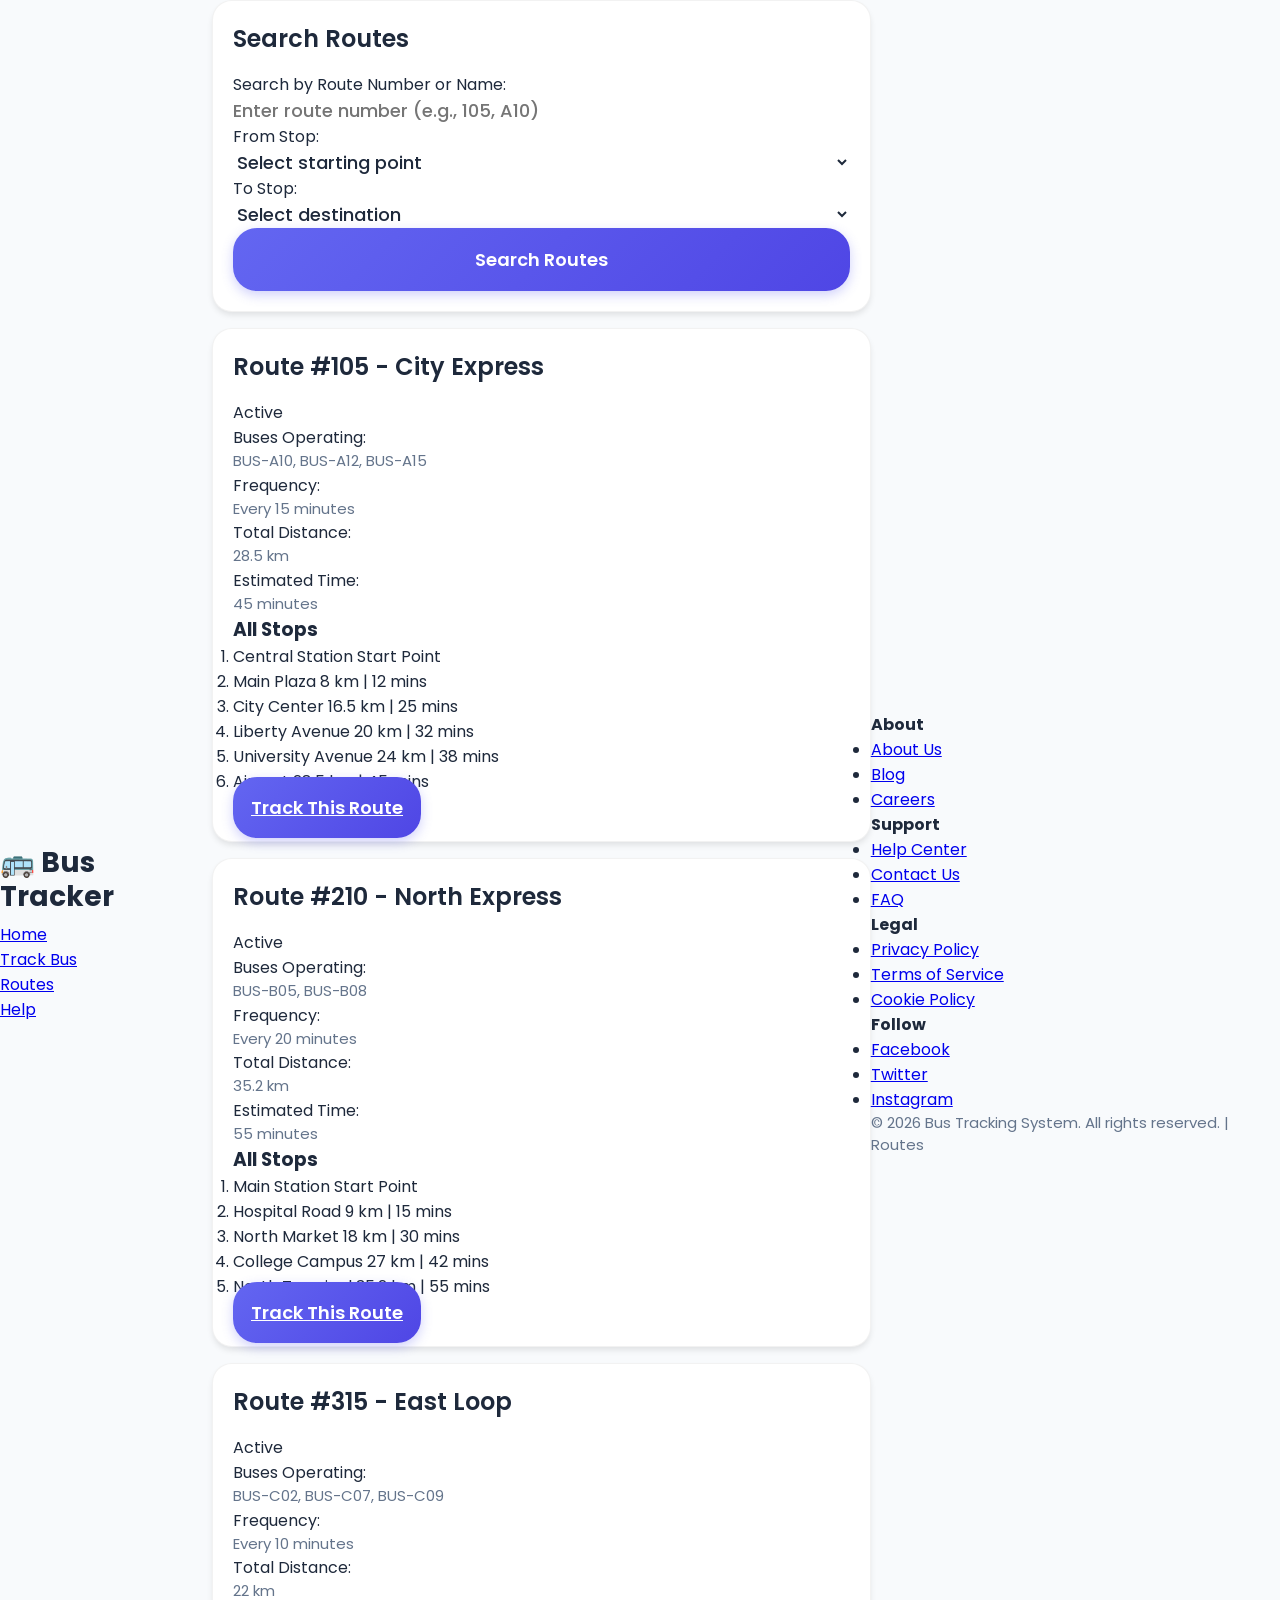
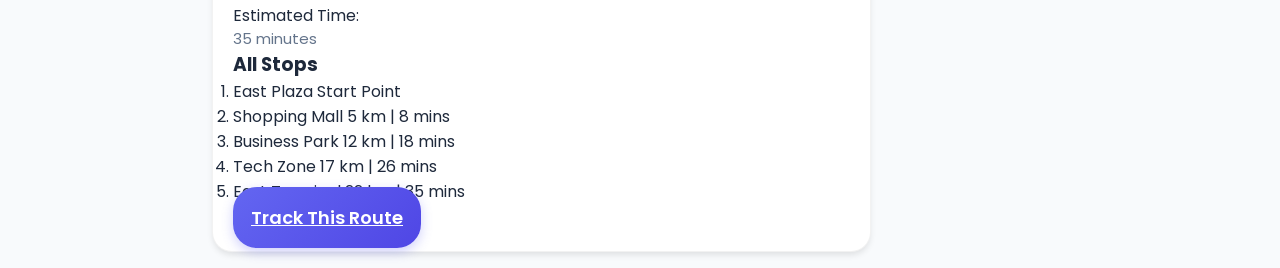
<file: routes.html>
<!DOCTYPE html>
<html lang="en">
<head>
  <meta charset="UTF-8" />
  <meta name="viewport" content="width=device-width, initial-scale=1.0" />
  <title>Bus Routes</title>
  <link rel="stylesheet" href="style.css" />
</head>
<body>
  <!-- Header/Navigation -->
  <header class="header">
    <div class="header-content">
      <h1 class="logo">🚌 Bus Tracker</h1>
      <nav class="navbar">
        <ul class="nav-links">
          <li><a href="index.html">Home</a></li>
          <li><a href="tracking.html">Track Bus</a></li>
          <li><a href="routes.html" class="active">Routes</a></li>
          <li><a href="help.html">Help</a></li>
        </ul>
      </nav>
    </div>
  </header>

  <!-- Main Container -->
  <div class="container">
    <!-- Routes Filter Section -->
    <section class="search-section">
      <div class="card">
        <h2>Search Routes</h2>
        <div class="form-group">
          <label for="routeSearch">Search by Route Number or Name:</label>
          <input type="text" id="routeSearch" placeholder="Enter route number (e.g., 105, A10)" class="input-field" />
        </div>
        <div class="form-row">
          <div class="form-group">
            <label for="fromStop">From Stop:</label>
            <select id="fromStop" class="input-field">
              <option value="">Select starting point</option>
              <option value="central-station">Central Station</option>
              <option value="main-plaza">Main Plaza</option>
              <option value="city-center">City Center</option>
              <option value="north-terminal">North Terminal</option>
              <option value="airport">Airport</option>
            </select>
          </div>
          <div class="form-group">
            <label for="toStop">To Stop:</label>
            <select id="toStop" class="input-field">
              <option value="">Select destination</option>
              <option value="central-station">Central Station</option>
              <option value="main-plaza">Main Plaza</option>
              <option value="city-center">City Center</option>
              <option value="north-terminal">North Terminal</option>
              <option value="airport">Airport</option>
            </select>
          </div>
        </div>
        <button class="btn btn-primary" onclick="filterRoutes()">Search Routes</button>
      </div>
    </section>

    <!-- Routes List Section -->
    <section class="routes-list">
      <!-- Route 105 -->
      <div class="card route-card">
        <div class="route-header">
          <h2>Route #105 - City Express</h2>
          <span class="route-status active">Active</span>
        </div>
        <div class="route-content">
          <div class="route-info-grid">
            <div class="info-item">
              <label>Buses Operating:</label>
              <p>BUS-A10, BUS-A12, BUS-A15</p>
            </div>
            <div class="info-item">
              <label>Frequency:</label>
              <p>Every 15 minutes</p>
            </div>
            <div class="info-item">
              <label>Total Distance:</label>
              <p>28.5 km</p>
            </div>
            <div class="info-item">
              <label>Estimated Time:</label>
              <p>45 minutes</p>
            </div>
          </div>

          <div class="stops-section">
            <h3>All Stops</h3>
            <ol class="stops-timeline">
              <li>
                <div class="stop-circle"></div>
                <div class="stop-details">
                  <span class="stop-name">Central Station</span>
                  <span class="stop-time">Start Point</span>
                </div>
              </li>
              <li>
                <div class="stop-circle stop-intermediate"></div>
                <div class="stop-details">
                  <span class="stop-name">Main Plaza</span>
                  <span class="stop-time">8 km | 12 mins</span>
                </div>
              </li>
              <li>
                <div class="stop-circle stop-intermediate"></div>
                <div class="stop-details">
                  <span class="stop-name">City Center</span>
                  <span class="stop-time">16.5 km | 25 mins</span>
                </div>
              </li>
              <li>
                <div class="stop-circle stop-intermediate"></div>
                <div class="stop-details">
                  <span class="stop-name">Liberty Avenue</span>
                  <span class="stop-time">20 km | 32 mins</span>
                </div>
              </li>
              <li>
                <div class="stop-circle stop-intermediate"></div>
                <div class="stop-details">
                  <span class="stop-name">University Avenue</span>
                  <span class="stop-time">24 km | 38 mins</span>
                </div>
              </li>
              <li>
                <div class="stop-circle"></div>
                <div class="stop-details">
                  <span class="stop-name">Airport</span>
                  <span class="stop-time">28.5 km | 45 mins</span>
                </div>
              </li>
            </ol>
          </div>
        </div>
        <div class="route-footer">
          <a href="tracking.html" class="btn btn-primary">Track This Route</a>
        </div>
      </div>

      <!-- Route 210 -->
      <div class="card route-card">
        <div class="route-header">
          <h2>Route #210 - North Express</h2>
          <span class="route-status active">Active</span>
        </div>
        <div class="route-content">
          <div class="route-info-grid">
            <div class="info-item">
              <label>Buses Operating:</label>
              <p>BUS-B05, BUS-B08</p>
            </div>
            <div class="info-item">
              <label>Frequency:</label>
              <p>Every 20 minutes</p>
            </div>
            <div class="info-item">
              <label>Total Distance:</label>
              <p>35.2 km</p>
            </div>
            <div class="info-item">
              <label>Estimated Time:</label>
              <p>55 minutes</p>
            </div>
          </div>

          <div class="stops-section">
            <h3>All Stops</h3>
            <ol class="stops-timeline">
              <li>
                <div class="stop-circle"></div>
                <div class="stop-details">
                  <span class="stop-name">Main Station</span>
                  <span class="stop-time">Start Point</span>
                </div>
              </li>
              <li>
                <div class="stop-circle stop-intermediate"></div>
                <div class="stop-details">
                  <span class="stop-name">Hospital Road</span>
                  <span class="stop-time">9 km | 15 mins</span>
                </div>
              </li>
              <li>
                <div class="stop-circle stop-intermediate"></div>
                <div class="stop-details">
                  <span class="stop-name">North Market</span>
                  <span class="stop-time">18 km | 30 mins</span>
                </div>
              </li>
              <li>
                <div class="stop-circle stop-intermediate"></div>
                <div class="stop-details">
                  <span class="stop-name">College Campus</span>
                  <span class="stop-time">27 km | 42 mins</span>
                </div>
              </li>
              <li>
                <div class="stop-circle"></div>
                <div class="stop-details">
                  <span class="stop-name">North Terminal</span>
                  <span class="stop-time">35.2 km | 55 mins</span>
                </div>
              </li>
            </ol>
          </div>
        </div>
        <div class="route-footer">
          <a href="tracking.html" class="btn btn-primary">Track This Route</a>
        </div>
      </div>

      <!-- Route 315 -->
      <div class="card route-card">
        <div class="route-header">
          <h2>Route #315 - East Loop</h2>
          <span class="route-status active">Active</span>
        </div>
        <div class="route-content">
          <div class="route-info-grid">
            <div class="info-item">
              <label>Buses Operating:</label>
              <p>BUS-C02, BUS-C07, BUS-C09</p>
            </div>
            <div class="info-item">
              <label>Frequency:</label>
              <p>Every 10 minutes</p>
            </div>
            <div class="info-item">
              <label>Total Distance:</label>
              <p>22 km</p>
            </div>
            <div class="info-item">
              <label>Estimated Time:</label>
              <p>35 minutes</p>
            </div>
          </div>

          <div class="stops-section">
            <h3>All Stops</h3>
            <ol class="stops-timeline">
              <li>
                <div class="stop-circle"></div>
                <div class="stop-details">
                  <span class="stop-name">East Plaza</span>
                  <span class="stop-time">Start Point</span>
                </div>
              </li>
              <li>
                <div class="stop-circle stop-intermediate"></div>
                <div class="stop-details">
                  <span class="stop-name">Shopping Mall</span>
                  <span class="stop-time">5 km | 8 mins</span>
                </div>
              </li>
              <li>
                <div class="stop-circle stop-intermediate"></div>
                <div class="stop-details">
                  <span class="stop-name">Business Park</span>
                  <span class="stop-time">12 km | 18 mins</span>
                </div>
              </li>
              <li>
                <div class="stop-circle stop-intermediate"></div>
                <div class="stop-details">
                  <span class="stop-name">Tech Zone</span>
                  <span class="stop-time">17 km | 26 mins</span>
                </div>
              </li>
              <li>
                <div class="stop-circle"></div>
                <div class="stop-details">
                  <span class="stop-name">East Terminal</span>
                  <span class="stop-time">22 km | 35 mins</span>
                </div>
              </li>
            </ol>
          </div>
        </div>
        <div class="route-footer">
          <a href="tracking.html" class="btn btn-primary">Track This Route</a>
        </div>
      </div>
    </section>
  </div>

  <!-- Footer -->
  <footer class="footer">
    <div class="footer-content">
      <div class="footer-section">
        <h4>About</h4>
        <ul>
          <li><a href="#">About Us</a></li>
          <li><a href="#">Blog</a></li>
          <li><a href="#">Careers</a></li>
        </ul>
      </div>
      <div class="footer-section">
        <h4>Support</h4>
        <ul>
          <li><a href="#">Help Center</a></li>
          <li><a href="#">Contact Us</a></li>
          <li><a href="#">FAQ</a></li>
        </ul>
      </div>
      <div class="footer-section">
        <h4>Legal</h4>
        <ul>
          <li><a href="#">Privacy Policy</a></li>
          <li><a href="#">Terms of Service</a></li>
          <li><a href="#">Cookie Policy</a></li>
        </ul>
      </div>
      <div class="footer-section">
        <h4>Follow</h4>
        <ul>
          <li><a href="#">Facebook</a></li>
          <li><a href="#">Twitter</a></li>
          <li><a href="#">Instagram</a></li>
        </ul>
      </div>
    </div>
    <div class="footer-bottom">
      <p>&copy; 2026 Bus Tracking System. All rights reserved. | Routes</p>
    </div>
  </footer>

  <script>
    function filterRoutes() {
      alert('Route filter feature - connects to backend API');
    }
  </script>
</body>
</html>
</file>
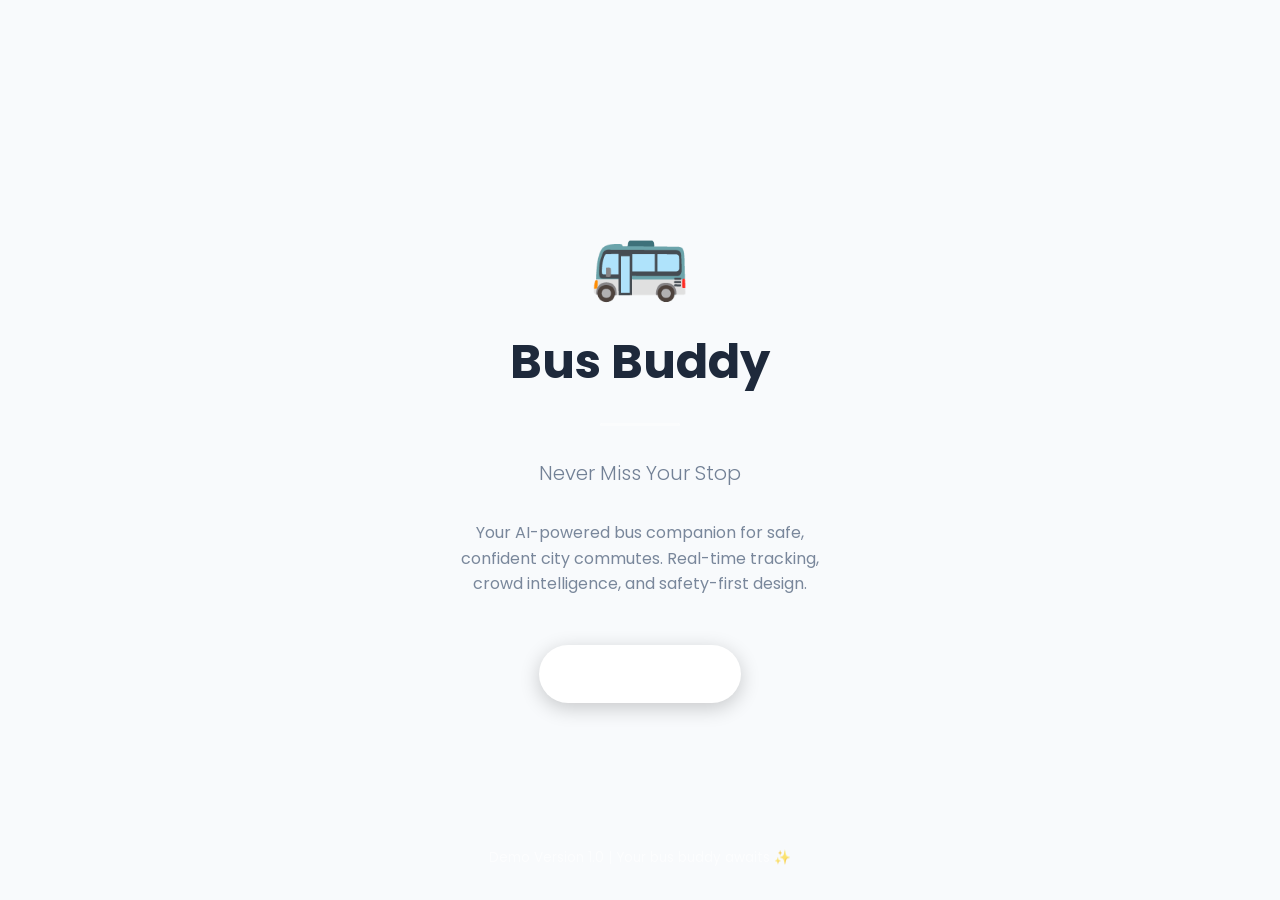
<file: splash.html>
<!DOCTYPE html>
<html lang="en">
<head>
  <meta charset="UTF-8" />
  <meta name="viewport" content="width=device-width, initial-scale=1.0" />
  <title>Bus Buddy - Never Miss Your Stop</title>
  <link rel="stylesheet" href="style.css" />
  <style>
    .splash-container {
      min-height: 100vh;
      display: flex;
      flex-direction: column;
      align-items: center;
      justify-content: center;
      background: linear-gradient(135deg, var(--primary-color), var(--secondary-color));
      color: white;
      text-align: center;
    }

    .splash-content {
      padding: 2rem;
    }

    .splash-logo {
      font-size: 5rem;
      margin-bottom: 1rem;
      animation: busMove 3s ease-in-out infinite;
    }

    @keyframes busMove {
      0%, 100% { transform: translateX(-10px); }
      50% { transform: translateX(10px); }
    }

    .splash-title {
      font-size: 3rem;
      font-weight: 700;
      margin-bottom: 1rem;
    }

    .splash-tagline {
      font-size: 1.25rem;
      opacity: 0.9;
      margin-bottom: 2rem;
      font-weight: 300;
    }

    .splash-line {
      width: 80px;
      height: 3px;
      background: rgba(255, 255, 255, 0.5);
      margin: 2rem auto;
      border-radius: 2px;
    }

    .splash-description {
      font-size: 1rem;
      opacity: 0.85;
      max-width: 400px;
      margin: 0 auto 3rem;
      line-height: 1.6;
    }

    .start-btn {
      padding: 1rem 3rem;
      background: white;
      color: var(--primary-color);
      border: none;
      border-radius: 50px;
      font-size: 1.1rem;
      font-weight: 600;
      cursor: pointer;
      transition: all 0.3s ease;
      box-shadow: 0 5px 20px rgba(0, 0, 0, 0.2);
    }

    .start-btn:hover {
      transform: translateY(-2px);
      box-shadow: 0 8px 25px rgba(0, 0, 0, 0.3);
    }

    .splash-footer {
      position: absolute;
      bottom: 2rem;
      font-size: 0.85rem;
      opacity: 0.7;
    }
  </style>
</head>
<body>
  <div class="splash-container">
    <div class="splash-content">
      <div class="splash-logo">🚌</div>
      <h1 class="splash-title">Bus Buddy</h1>
      <div class="splash-line"></div>
      <p class="splash-tagline">Never Miss Your Stop</p>
      <p class="splash-description">
        Your AI-powered bus companion for safe, confident city commutes. Real-time tracking, crowd intelligence, and safety-first design.
      </p>
      <button class="start-btn" onclick="window.location.href='location-permission.html'">
        Get Started
      </button>
    </div>
    <div class="splash-footer">
      Demo Version 1.0 | Your bus buddy awaits ✨
    </div>
  </div>
</body>
</html>
</file>
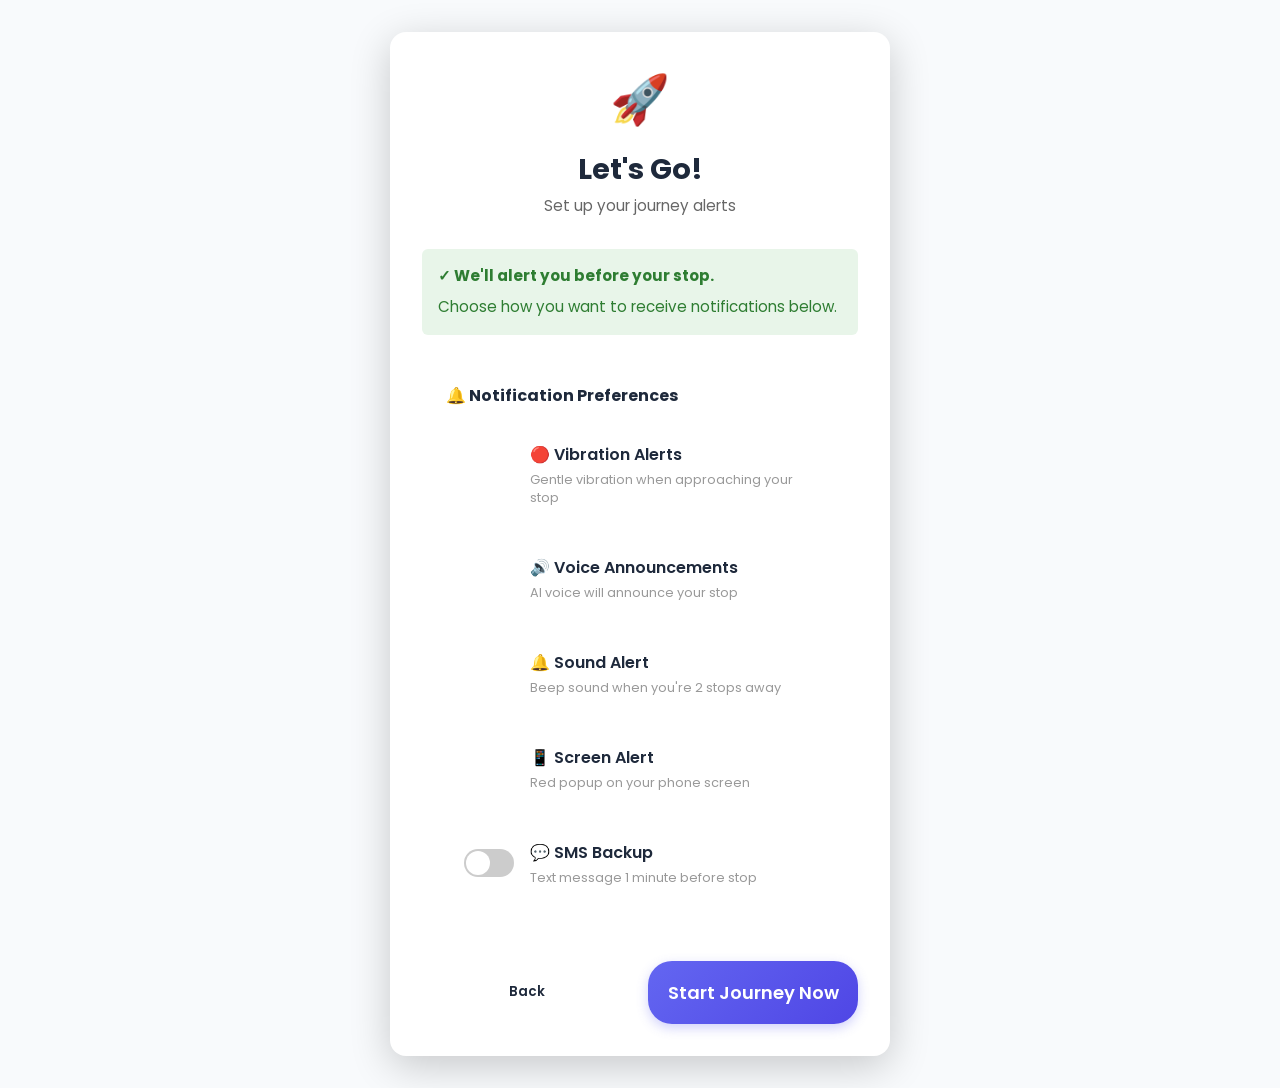
<file: start-journey.html>
<!DOCTYPE html>
<html lang="en">
<head>
  <meta charset="UTF-8" />
  <meta name="viewport" content="width=device-width, initial-scale=1.0" />
  <title>Start Journey - Bus Buddy</title>
  <link rel="stylesheet" href="style.css" />
  <style>
    .start-journey-container {
      min-height: 100vh;
      background: linear-gradient(135deg, var(--primary-color), var(--secondary-color));
      display: flex;
      align-items: center;
      justify-content: center;
      padding: 2rem;
    }

    .start-journey-card {
      background: white;
      border-radius: 16px;
      padding: 2rem;
      max-width: 500px;
      box-shadow: 0 10px 40px rgba(0, 0, 0, 0.2);
    }

    .journey-header {
      text-align: center;
      margin-bottom: 2rem;
    }

    .journey-icon {
      font-size: 3rem;
      margin-bottom: 1rem;
      display: block;
    }

    .journey-title {
      font-size: 1.8rem;
      font-weight: 700;
      color: var(--primary-color);
      margin-bottom: 0.5rem;
    }

    .journey-subtitle {
      color: #666;
      font-size: 0.95rem;
    }

    .alerts-setup {
      background: var(--light-bg);
      padding: 1.5rem;
      border-radius: 8px;
      margin-bottom: 2rem;
    }

    .alerts-title {
      font-size: 1rem;
      font-weight: 700;
      color: var(--primary-color);
      margin-bottom: 1rem;
    }

    .alert-option {
      display: flex;
      align-items: center;
      gap: 1rem;
      padding: 1rem;
      background: white;
      border-radius: 6px;
      margin-bottom: 0.75rem;
      cursor: pointer;
      transition: all 0.3s ease;
      border: 2px solid transparent;
    }

    .alert-option:hover {
      border-color: var(--primary-color);
      background: #e3f2fd;
    }

    .alert-option:last-child {
      margin-bottom: 0;
    }

    .toggle-switch {
      width: 50px;
      height: 28px;
      background: #ccc;
      border-radius: 14px;
      position: relative;
      cursor: pointer;
      transition: background 0.3s ease;
    }

    .toggle-switch.active {
      background: var(--primary-color);
    }

    .toggle-circle {
      width: 24px;
      height: 24px;
      background: white;
      border-radius: 50%;
      position: absolute;
      top: 2px;
      left: 2px;
      transition: left 0.3s ease;
    }

    .toggle-switch.active .toggle-circle {
      left: 24px;
    }

    .alert-content {
      flex: 1;
    }

    .alert-name {
      font-weight: 600;
      color: var(--dark-text);
      margin-bottom: 0.25rem;
    }

    .alert-description {
      font-size: 0.8rem;
      color: #999;
    }

    .reassurance-box {
      background: #e8f5e9;
      border-left: 4px solid var(--secondary-color);
      padding: 1rem;
      border-radius: 6px;
      margin-bottom: 1.5rem;
    }

    .reassurance-text {
      color: #2e7d32;
      font-size: 0.95rem;
      line-height: 1.5;
    }

    .reassurance-text strong {
      display: block;
      margin-bottom: 0.5rem;
    }

    .button-group {
      display: grid;
      grid-template-columns: 1fr 1fr;
      gap: 1rem;
    }

    .btn-secondary {
      padding: 0.75rem 1.5rem;
      background: var(--light-bg);
      color: var(--dark-text);
      border: 2px solid var(--border-color);
      border-radius: 8px;
      font-weight: 600;
      cursor: pointer;
      transition: all 0.3s ease;
    }

    .btn-secondary:hover {
      border-color: var(--primary-color);
      color: var(--primary-color);
    }
  </style>
</head>
<body>
  <div class="start-journey-container">
    <div class="start-journey-card">
      <!-- Header -->
      <div class="journey-header">
        <span class="journey-icon">🚀</span>
        <h1 class="journey-title">Let's Go!</h1>
        <p class="journey-subtitle">Set up your journey alerts</p>
      </div>

      <!-- Reassurance Message -->
      <div class="reassurance-box">
        <div class="reassurance-text">
          <strong>✓ We'll alert you before your stop.</strong>
          Choose how you want to receive notifications below.
        </div>
      </div>

      <!-- Alert Options -->
      <div class="alerts-setup">
        <div class="alerts-title">🔔 Notification Preferences</div>

        <!-- Vibration -->
        <div class="alert-option" onclick="toggleAlert('vibration')">
          <div class="toggle-switch active" id="vibrationToggle">
            <div class="toggle-circle"></div>
          </div>
          <div class="alert-content">
            <div class="alert-name">🔴 Vibration Alerts</div>
            <div class="alert-description">Gentle vibration when approaching your stop</div>
          </div>
        </div>

        <!-- Voice Alerts -->
        <div class="alert-option" onclick="toggleAlert('voice')">
          <div class="toggle-switch active" id="voiceToggle">
            <div class="toggle-circle"></div>
          </div>
          <div class="alert-content">
            <div class="alert-name">🔊 Voice Announcements</div>
            <div class="alert-description">AI voice will announce your stop</div>
          </div>
        </div>

        <!-- Sound Alert -->
        <div class="alert-option" onclick="toggleAlert('sound')">
          <div class="toggle-switch active" id="soundToggle">
            <div class="toggle-circle"></div>
          </div>
          <div class="alert-content">
            <div class="alert-name">🔔 Sound Alert</div>
            <div class="alert-description">Beep sound when you're 2 stops away</div>
          </div>
        </div>

        <!-- Screen Alert -->
        <div class="alert-option" onclick="toggleAlert('screen')">
          <div class="toggle-switch active" id="screenToggle">
            <div class="toggle-circle"></div>
          </div>
          <div class="alert-content">
            <div class="alert-name">📱 Screen Alert</div>
            <div class="alert-description">Red popup on your phone screen</div>
          </div>
        </div>

        <!-- SMS Alert -->
        <div class="alert-option" onclick="toggleAlert('sms')">
          <div class="toggle-switch" id="smsToggle">
            <div class="toggle-circle"></div>
          </div>
          <div class="alert-content">
            <div class="alert-name">💬 SMS Backup</div>
            <div class="alert-description">Text message 1 minute before stop</div>
          </div>
        </div>
      </div>

      <!-- Action Buttons -->
      <div class="button-group">
        <button class="btn-secondary" onclick="window.history.back()">Back</button>
        <button class="btn btn-primary" onclick="startJourney()">Start Journey Now</button>
      </div>
    </div>
  </div>

  <script>
    function toggleAlert(type) {
      const toggle = document.getElementById(type + 'Toggle');
      toggle.classList.toggle('active');
      
      // Save preference
      const prefs = JSON.parse(localStorage.getItem('alertPrefs') || '{}');
      prefs[type] = !prefs[type];
      localStorage.setItem('alertPrefs', JSON.stringify(prefs));
    }

    function startJourney() {
      alert('Journey started! 🎉 We\'re tracking your bus in real-time. Hold tight!');
      window.location.href = 'live-journey.html';
    }
  </script>
</body>
</html>
</file>
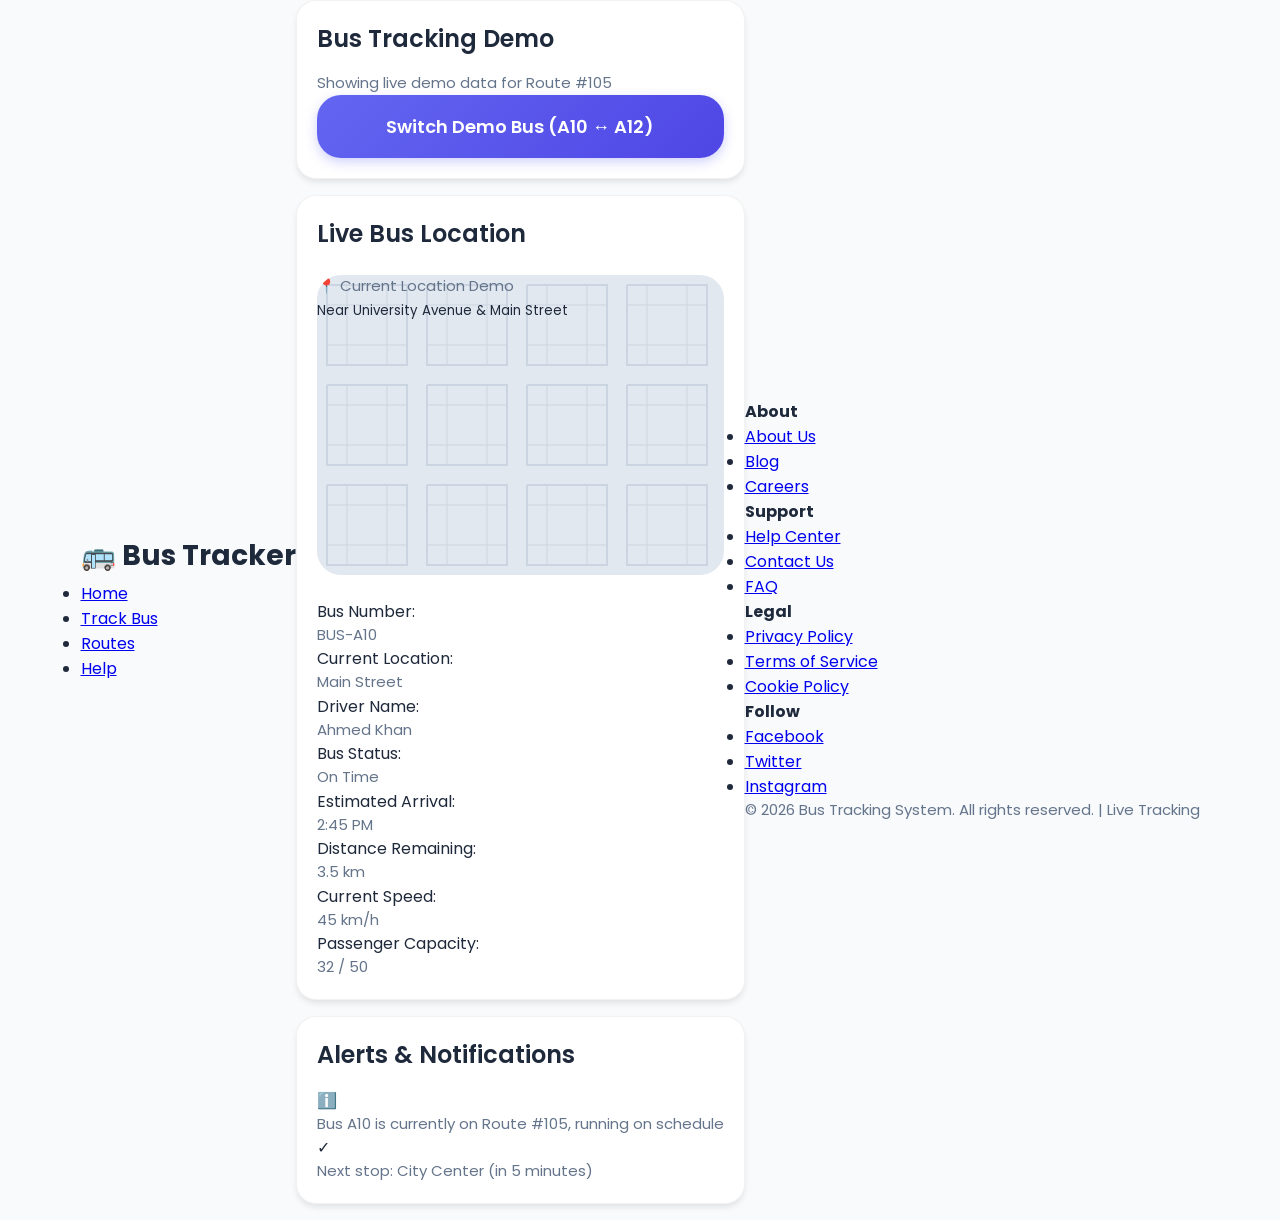
<file: tracking.html>
<!DOCTYPE html>
<html lang="en">
<head>
  <meta charset="UTF-8" />
  <meta name="viewport" content="width=device-width, initial-scale=1.0" />
  <title>Track Bus - Live Tracking</title>
  <link rel="stylesheet" href="style.css" />
</head>
<body>
  <!-- Header/Navigation -->
  <header class="header">
    <div class="header-content">
      <h1 class="logo">🚌 Bus Tracker</h1>
      <nav class="navbar">
        <ul class="nav-links">
          <li><a href="index.html">Home</a></li>
          <li><a href="tracking.html" class="active">Track Bus</a></li>
          <li><a href="routes.html">Routes</a></li>
          <li><a href="help.html">Help</a></li>
        </ul>
      </nav>
    </div>
  </header>

  <!-- Main Container -->
  <div class="container">
    <!-- Demo Info Section -->
    <section class="search-section">
      <div class="card">
        <h2>Bus Tracking Demo</h2>
        <p class="demo-info">Showing live demo data for Route #105</p>
        <button class="btn btn-primary" onclick="switchBus()">Switch Demo Bus (A10 ↔ A12)</button>
      </div>
    </section>

    <!-- Live Tracking Section -->
    <section class="tracking-section">
      <div class="card">
        <h2>Live Bus Location</h2>
        
        <!-- Map/Location Display -->
        <div class="map-container">
          <div class="map-placeholder">
            <p>📍 Current Location Demo</p>
            <small id="locationDisplay">Near University Avenue & Main Street</small>
          </div>
        </div>

        <!-- Bus Status Grid -->
        <div class="status-grid">
          <!-- Bus Information -->
          <div class="status-item">
            <label>Bus Number:</label>
            <p id="busNumberDisplay" class="status-value">BUS-A10</p>
          </div>

          <!-- Current Location -->
          <div class="status-item">
            <label>Current Location:</label>
            <p id="busLocation" class="status-value">Main Street</p>
          </div>

          <!-- Driver Information -->
          <div class="status-item">
            <label>Driver Name:</label>
            <p id="driverName" class="status-value">Ahmed Khan</p>
          </div>

          <!-- Status -->
          <div class="status-item">
            <label>Bus Status:</label>
            <p id="busStatus" class="status-value status-badge status-on-time">On Time</p>
          </div>

          <!-- ETA -->
          <div class="status-item">
            <label>Estimated Arrival:</label>
            <p id="eta" class="status-value">2:45 PM</p>
          </div>

          <!-- Distance -->
          <div class="status-item">
            <label>Distance Remaining:</label>
            <p id="distance" class="status-value">3.5 km</p>
          </div>

          <!-- Speed -->
          <div class="status-item">
            <label>Current Speed:</label>
            <p id="speed" class="status-value">45 km/h</p>
          </div>

          <!-- Occupancy -->
          <div class="status-item">
            <label>Passenger Capacity:</label>
            <p id="capacity" class="status-value">32 / 50</p>
          </div>
        </div>
      </div>
    </section>

    <!-- Alert/Notification Section -->
    <section class="alert-section">
      <div class="card">
        <h2>Alerts & Notifications</h2>
        <div class="alerts-container">
          <div class="alert alert-info">
            <span>ℹ️</span>
            <p>Bus A10 is currently on Route #105, running on schedule</p>
          </div>
          <div class="alert alert-success" style="display:block;">
            <span>✓</span>
            <p>Next stop: City Center (in 5 minutes)</p>
          </div>
        </div>
      </div>
    </section>
  </div>

  <!-- Footer -->
  <footer class="footer">
    <div class="footer-content">
      <div class="footer-section">
        <h4>About</h4>
        <ul>
          <li><a href="#">About Us</a></li>
          <li><a href="#">Blog</a></li>
          <li><a href="#">Careers</a></li>
        </ul>
      </div>
      <div class="footer-section">
        <h4>Support</h4>
        <ul>
          <li><a href="#">Help Center</a></li>
          <li><a href="#">Contact Us</a></li>
          <li><a href="#">FAQ</a></li>
        </ul>
      </div>
      <div class="footer-section">
        <h4>Legal</h4>
        <ul>
          <li><a href="#">Privacy Policy</a></li>
          <li><a href="#">Terms of Service</a></li>
          <li><a href="#">Cookie Policy</a></li>
        </ul>
      </div>
      <div class="footer-section">
        <h4>Follow</h4>
        <ul>
          <li><a href="#">Facebook</a></li>
          <li><a href="#">Twitter</a></li>
          <li><a href="#">Instagram</a></li>
        </ul>
      </div>
    </div>
    <div class="footer-bottom">
      <p>&copy; 2026 Bus Tracking System. All rights reserved. | Live Tracking</p>
    </div>
  </footer>

  <script>
    // Demo data for different buses
    const demoData = {
      'BUS-A10': {
        busNumber: 'BUS-A10',
        location: 'Main Street',
        fullLocation: 'Near University Avenue & Main Street',
        driver: 'Ahmed Khan',
        status: 'On Time',
        eta: '2:45 PM',
        distance: '3.5 km',
        speed: '45 km/h',
        capacity: '32 / 50',
        nextStop: 'City Center'
      },
      'BUS-A12': {
        busNumber: 'BUS-A12',
        location: 'Liberty Avenue',
        fullLocation: 'Near Liberty Avenue & Hospital Road',
        driver: 'Muhammad Ali',
        status: 'On Time',
        eta: '3:10 PM',
        distance: '5.2 km',
        speed: '40 km/h',
        capacity: '28 / 50',
        nextStop: 'North Terminal'
      }
    };

    let currentBus = 'BUS-A10';

    function updateBusData(busNumber) {
      const data = demoData[busNumber];
      document.getElementById('busNumberDisplay').textContent = data.busNumber;
      document.getElementById('busLocation').textContent = data.location;
      document.getElementById('driverName').textContent = data.driver;
      document.getElementById('eta').textContent = data.eta;
      document.getElementById('distance').textContent = data.distance;
      document.getElementById('speed').textContent = data.speed;
      document.getElementById('capacity').textContent = data.capacity;
      document.getElementById('locationDisplay').textContent = data.fullLocation;
      currentBus = busNumber;
    }

    function switchBus() {
      const newBus = currentBus === 'BUS-A10' ? 'BUS-A12' : 'BUS-A10';
      updateBusData(newBus);
      alert('Switched to ' + newBus);
    }

    // Initialize with first bus on page load
    window.addEventListener('load', function() {
      updateBusData('BUS-A10');
    });
  </script>
</body>
</html>
</file>
<file: style.css>
/* Modern Clean UI - Bus Buddy */
@import url('https://fonts.googleapis.com/css2?family=Poppins:wght@300;400;500;600;700&display=swap');

:root {
    /* Color Palette */
    --primary: #6366f1; /* Indigo */
    --primary-dark: #4f46e5;
    --secondary: #ec4899; /* Pink accent */
    --bg-color: #f8fafc; /* Slate 50 */
    --card-bg: #ffffff;
    --text-main: #1e293b; /* Slate 800 */
    --text-muted: #64748b; /* Slate 500 */
    --success: #10b981; /* Emerald */
    --warning: #f59e0b; /* Amber */
    --danger: #ef4444; /* Red */
    --border-radius: 24px;
    --shadow-sm: 0 4px 6px -1px rgb(0 0 0 / 0.1);
    --shadow-md: 0 10px 15px -3px rgb(0 0 0 / 0.1), 0 4px 6px -4px rgb(0 0 0 / 0.1);
    --transition: all 0.3s ease;
}

* {
    margin: 0;
    padding: 0;
    box-sizing: border-box;
    font-family: 'Poppins', sans-serif;
    -webkit-tap-highlight-color: transparent;
}

body {
    background-color: var(--bg-color);
    color: var(--text-main);
    display: flex;
    justify-content: center;
    align-items: center; /* Center horizontally and vertically on desktop */
    min-height: 100vh;
    overflow-x: hidden;
}

/* Mobile First Container */
#app {
    width: 100%;
    max-width: 480px; /* Mobile width constraint */
    min-height: 100vh;
    background-color: var(--card-bg);
    position: relative;
    overflow-y: auto;
    box-shadow: var(--shadow-md);
    display: flex;
    flex-direction: column;
}

/* Layout Transition Wrapper */
.layout {
    flex: 1;
    display: none; /* Hidden by default */
    flex-direction: column;
    padding: 24px;
    animation: fadeIn 0.4s ease-out;
}

.layout.active {
    display: flex;
}

@keyframes fadeIn {
    from { opacity: 0; transform: translateY(10px); }
    to { opacity: 1; transform: translateY(0); }
}

/* Typography */
h1 {
    font-size: 28px;
    font-weight: 700;
    color: var(--text-main);
    margin-bottom: 8px;
    line-height: 1.2;
}

h2 {
    font-size: 24px;
    font-weight: 600;
    margin-bottom: 16px;
}

p, .subtext {
    font-size: 15px;
    color: var(--text-muted);
    line-height: 1.5;
}

/* Buttons */
.btn-primary {
    background: linear-gradient(135deg, var(--primary), var(--primary-dark));
    color: white;
    border: none;
    width: 100%;
    padding: 18px;
    border-radius: var(--border-radius);
    font-size: 18px;
    font-weight: 600;
    cursor: pointer;
    box-shadow: 0 4px 12px rgba(99, 102, 241, 0.3);
    transition: var(--transition);
    margin-top: auto; /* Push to bottom */
}

.btn-primary:active {
    transform: scale(0.98);
}

.btn-icon {
    background: none;
    border: none;
    cursor: pointer;
    color: var(--text-main);
    padding: 8px;
}

/* Inputs */
.input-group {
    background: var(--bg-color);
    padding: 16px;
    border-radius: 16px;
    margin-bottom: 16px;
}

.input-label {
    font-size: 12px;
    text-transform: uppercase;
    letter-spacing: 0.5px;
    color: var(--text-muted);
    margin-bottom: 4px;
    display: block;
}

.input-field {
    width: 100%;
    border: none;
    background: transparent;
    font-size: 18px;
    font-weight: 500;
    color: var(--text-main);
    outline: none;
}

/* Cards */
.card {
    background: white;
    border-radius: 20px;
    padding: 20px;
    margin-bottom: 16px;
    box-shadow: var(--shadow-sm);
    border: 1px solid rgba(0,0,0,0.05);
    cursor: pointer;
    transition: var(--transition);
}

.card:hover {
    transform: translateY(-2px);
    box-shadow: var(--shadow-md);
}

/* Layout Specifics */

/* 1. Landing */
#landing {
    justify-content: center;
    align-items: center;
    text-align: center;
}
.logo-area {
    margin-bottom: 40px;
}
.app-logo {
    width: 100px;
    height: 100px;
    background: var(--primary);
    border-radius: 30px;
    margin-bottom: 24px;
    display: flex;
    justify-content: center;
    align-items: center;
    font-size: 40px;
    color: white;
    margin: 0 auto 24px auto;
    box-shadow: 0 8px 20px rgba(99, 102, 241, 0.3);
}

/* 2. Journey Start */
.swap-btn {
    align-self: center;
    background: white;
    width: 40px;
    height: 40px;
    border-radius: 50%;
    display: flex;
    align-items: center;
    justify-content: center;
    box-shadow: var(--shadow-sm);
    margin: -10px 0;
    z-index: 10;
    position: relative;
    color: var(--primary);
}

/* 3. Find Buses */
.bus-list {
    display: flex;
    flex-direction: column;
    gap: 12px;
}
.bus-card-content {
    display: flex;
    justify-content: space-between;
    align-items: center;
}
.bus-time {
    font-weight: 600;
    font-size: 18px;
}
.bus-duration {
    font-size: 13px;
    color: var(--text-muted);
    background: var(--bg-color);
    padding: 4px 8px;
    border-radius: 12px;
}

/* 4. Bus Status */
.status-header {
    margin-bottom: 24px;
}
.crowd-indicator {
    display: flex;
    align-items: center;
    gap: 8px;
    margin-bottom: 24px;
    padding: 12px;
    background: var(--bg-color);
    border-radius: 16px;
}
.status-dot {
    width: 12px;
    height: 12px;
    border-radius: 50%;
}
.status-dot.red { background: var(--danger); box-shadow: 0 0 8px var(--danger); }
.status-dot.yellow { background: var(--warning); }
.status-dot.green { background: var(--success); }

.detail-row {
    display: flex;
    justify-content: space-between;
    padding: 16px 0;
    border-bottom: 1px solid #f1f5f9;
}
.detail-label { color: var(--text-muted); }
.detail-value { font-weight: 600; }

/* 5. Live Tracking */
.map-placeholder {
    width: 100%;
    height: 300px;
    background: #e2e8f0;
    border-radius: 24px;
    margin: 24px 0;
    position: relative;
    overflow: hidden;
    background-image: url('data:image/svg+xml,%3Csvg width="100" height="100" viewBox="0 0 100 100" xmlns="http://www.w3.org/2000/svg"%3E%3Cpath d="M10 10 H 90 V 90 H 10 L 10 10" fill="none" stroke="%23cbd5e1" stroke-width="2"/%3E%3Cpath d="M30 10 V 90 M70 10 V 90 M10 30 H 90 M10 70 H 90" fill="none" stroke="%23cbd5e1" stroke-width="1"/%3E%3C/svg%3E');
}
.bus-route-animation {
    position: absolute;
    width: 4px;
    height: 60%;
    background: var(--primary);
    left: 50%;
    top: 20%;
    border-radius: 2px;
}
.moving-bus-icon {
    position: absolute;
    top: 20%;
    left: 50%;
    transform: translate(-50%, -50%);
    width: 32px;
    height: 32px;
    background: white;
    border-radius: 50%;
    display: flex;
    align-items: center;
    justify-content: center;
    box-shadow: var(--shadow-md);
    color: var(--primary);
    animation: moveBus 4s infinite ease-in-out;
}
@keyframes moveBus {
    0% { top: 20%; }
    50% { top: 80%; }
    100% { top: 20%; }
}

.emergency-btn {
    position: absolute;
    top: 16px;
    right: 16px;
    background: white;
    color: var(--danger);
    width: 40px;
    height: 40px;
    border-radius: 50%;
    display: flex;
    align-items: center;
    justify-content: center;
    box-shadow: var(--shadow-md);
    border: none;
    cursor: pointer;
    z-index: 20;
}

/* 6. Success */
#success {
    justify-content: center;
    align-items: center;
    text-align: center;
}
.success-icon {
    width: 80px;
    height: 80px;
    background: #dcfce7;
    color: var(--success);
    border-radius: 50%;
    display: flex;
    align-items: center;
    justify-content: center;
    font-size: 32px;
    margin-bottom: 24px;
}
</file>
